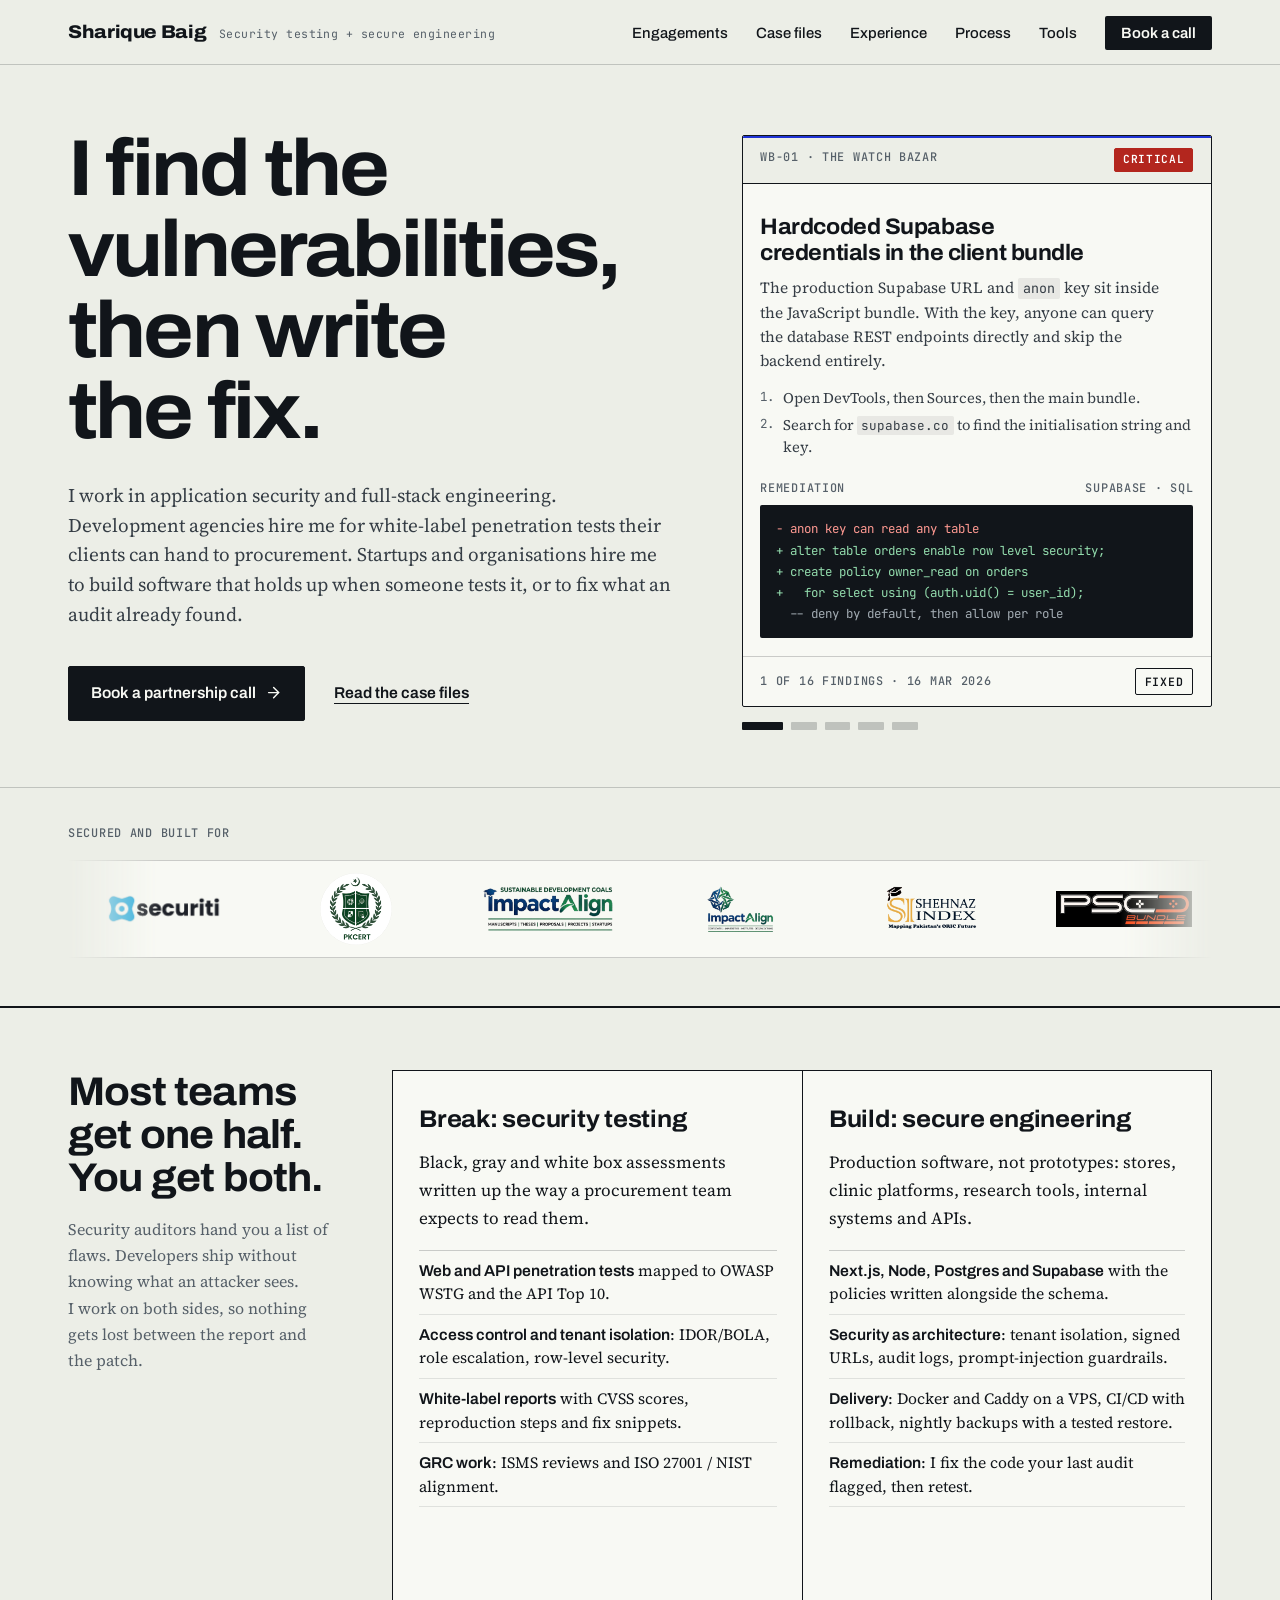
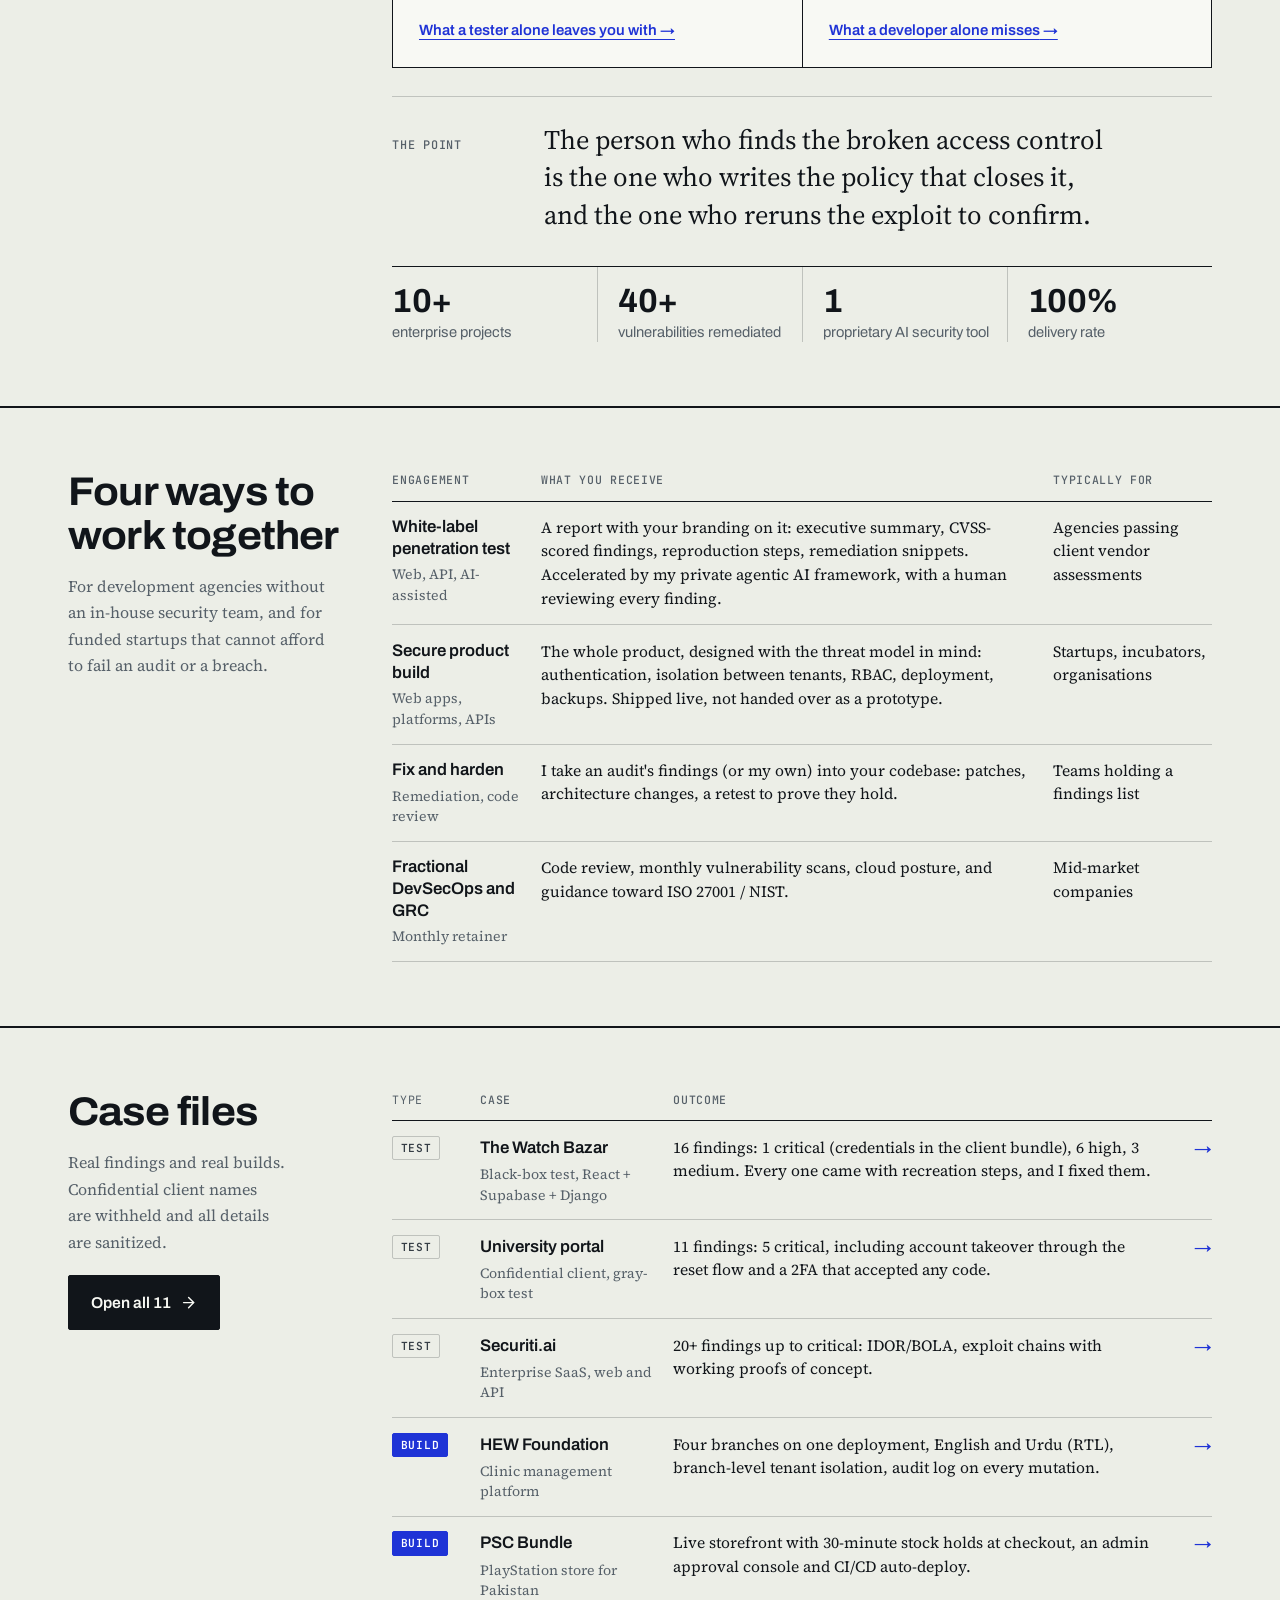
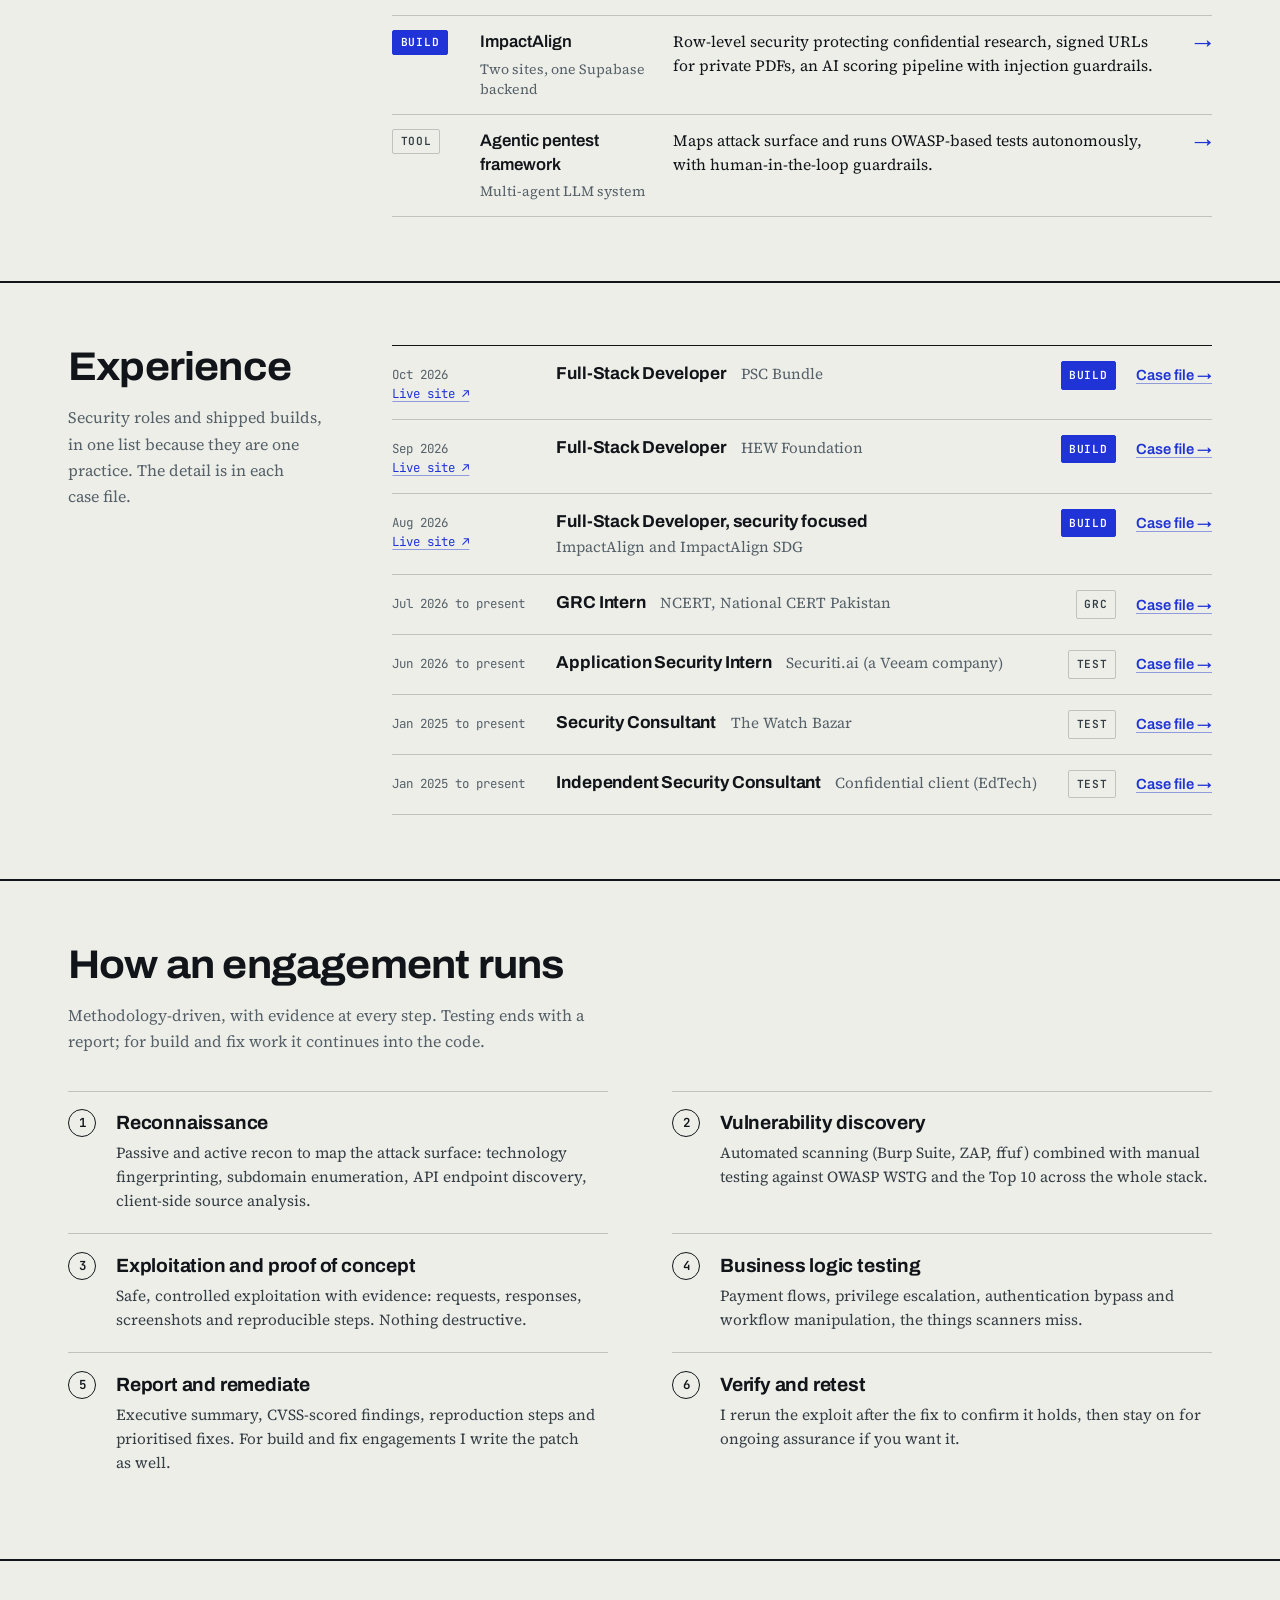
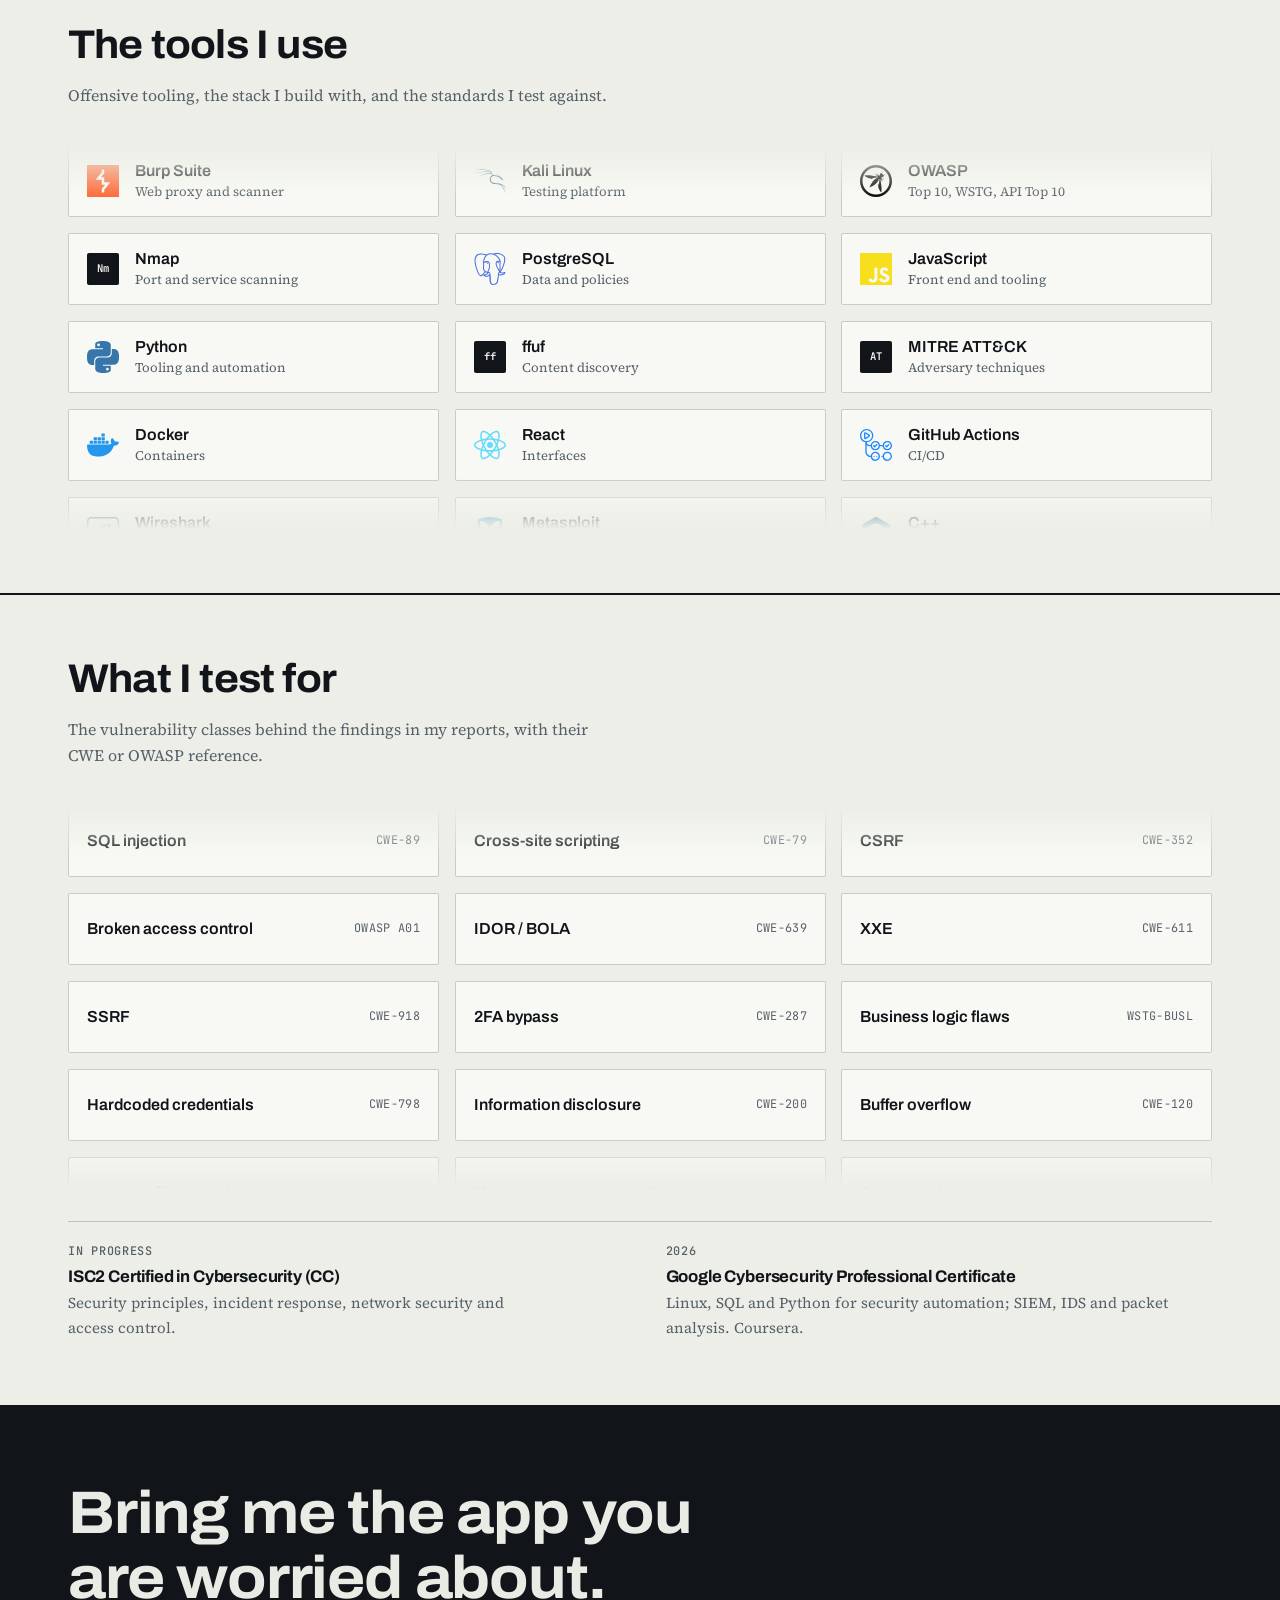
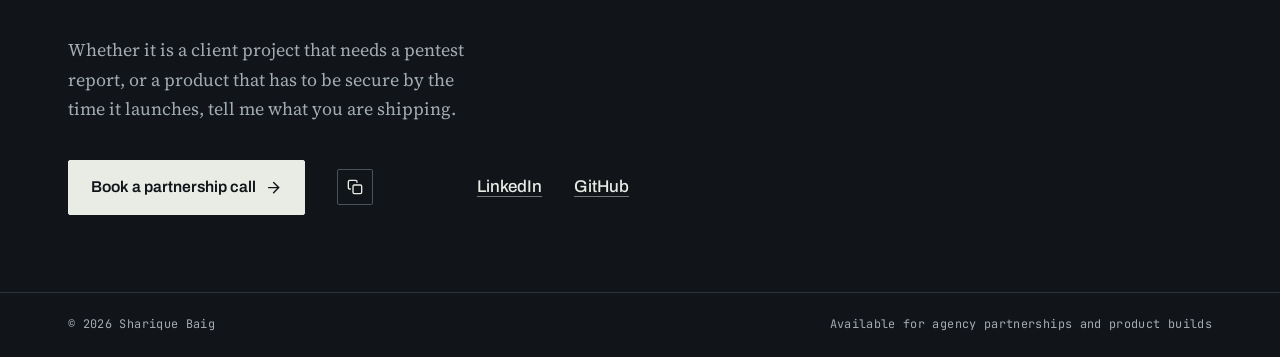
<file: index.html>
<!DOCTYPE html>
<html lang="en">

<head>
  <meta charset="UTF-8">
  <meta name="viewport" content="width=device-width, initial-scale=1, viewport-fit=cover">
  <title>Sharique Baig | Security testing and secure engineering</title>
  <meta name="description"
    content="Sharique Baig works in application security and full-stack engineering. White-label penetration testing for agencies, and secure software built, hardened and fixed for startups and organisations.">
  <meta name="keywords"
    content="penetration testing, white-label pentest, application security, secure software development, DevSecOps, Supabase RLS, Next.js, GRC">

  <link rel="preconnect" href="https://fonts.googleapis.com">
  <link rel="preconnect" href="https://fonts.gstatic.com" crossorigin>
  <link
    href="https://fonts.googleapis.com/css2?family=Archivo:wdth,wght@62..125,400..800&family=JetBrains+Mono:wght@400;500;600&family=Source+Serif+4:opsz,wght@8..60,400..600&display=swap"
    rel="stylesheet">

  <link rel="stylesheet" href="css/style.css">

  <link rel="apple-touch-icon" sizes="180x180" href="favicon_io/apple-touch-icon.png">
  <link rel="icon" type="image/png" sizes="32x32" href="favicon_io/favicon-32x32.png">
  <link rel="icon" type="image/png" sizes="16x16" href="favicon_io/favicon-16x16.png">
  <link rel="manifest" href="favicon_io/site.webmanifest">
  <script>document.documentElement.classList.add('js')</script>
</head>

<body>
  <a class="skip" href="#main">Skip to content</a>

  <header class="site-header" id="navbar">
    <div class="container">
      <a href="index.html" class="brand"><b>Sharique Baig</b><span>Security testing + secure engineering</span></a>

      <button class="nav-toggle" id="navToggle" aria-expanded="false" aria-controls="navLinks">Menu</button>

      <ul class="nav-links" id="navLinks">
        <li><a href="#engagements">Engagements</a></li>
        <li><a href="#casefiles">Case files</a></li>
        <li><a href="#experience">Experience</a></li>
        <li><a href="#process">Process</a></li>
        <li><a href="#toolbox">Tools</a></li>
        <li><a href="https://calendly.com/shariquebaig/new-meeting" target="_blank" rel="noopener" class="nav-cta">Book a call</a></li>
      </ul>
    </div>
  </header>

  <main id="main">

    <!-- Hero -->
    <section class="hero" id="hero">
      <div class="container">
        <div>
          <h1>I find the vulnerabilities, then write the fix.</h1>
          <p class="hero-lede">
            I work in application security and full-stack engineering. Development agencies hire me for white-label penetration tests their clients can hand to procurement.
            Startups and organisations hire me to build software that holds up when someone tests it, or to fix
            what an audit already found.
          </p>
          <div class="hero-actions">
            <a href="https://calendly.com/shariquebaig/new-meeting" target="_blank" rel="noopener" class="btn btn-primary">
              Book a partnership call
              <svg viewBox="0 0 24 24" fill="none" stroke="currentColor" stroke-width="2" stroke-linecap="round" stroke-linejoin="round" aria-hidden="true"><line x1="5" y1="12" x2="19" y2="12"></line><polyline points="12 5 19 12 12 19"></polyline></svg>
            </a>
            <a href="projects.html" class="btn btn-quiet">Read the case files</a>
          </div>
        </div>

        
        <!-- Findings, one fix each -->
        <div class="sheet-wrap">
          <div class="sheet" id="findingSheet" role="region" aria-roledescription="carousel" aria-label="Findings from my reports, each with its fix">
            <div class="sheet-progress" aria-hidden="true"></div>
            <article class="slide is-active" aria-label="Finding 1 of 5">
              <div class="sheet-bar">
                <span class="caps">WB-01 · The Watch Bazar</span>
                <span class="chip crit">Critical</span>
              </div>
              <div class="sheet-body">
                <h2 class="sheet-title">Hardcoded Supabase credentials in the client bundle</h2>
                <p>The production Supabase URL and <code>anon</code> key sit inside the JavaScript bundle. With the key, anyone can query the database REST endpoints directly and skip the backend entirely.</p>
                <ol class="sheet-steps"><li>Open DevTools, then Sources, then the main bundle.</li><li>Search for <code>supabase.co</code> to find the initialisation string and key.</li></ol>
                <div class="sheet-label"><span class="caps">Remediation</span><span class="caps">Supabase · SQL</span></div>
                <div class="diff">
                <span class="del">- anon key can read any table</span>
                <span class="add">+ alter table orders enable row level security;</span>
                <span class="add">+ create policy owner_read on orders</span>
                <span class="add">+   for select using (auth.uid() = user_id);</span>
                <span class="ctx">  -- deny by default, then allow per role</span>
                </div>
              </div>
              <div class="sheet-foot">
                <span class="caps">1 of 16 findings · 16 Mar 2026</span>
                <span class="stamp">Fixed</span>
              </div>
            </article>
            <article class="slide" aria-label="Finding 2 of 5">
              <div class="sheet-bar">
                <span class="caps">WB-15 · The Watch Bazar</span>
                <span class="chip high">High</span>
              </div>
              <div class="sheet-body">
                <h2 class="sheet-title">Seller financial data exposed to every other seller</h2>
                <p>The Product API returns commissions and net profit to any authenticated seller, whoever owns the listing. A competitor can scrape every store's margins.</p>
                <ol class="sheet-steps"><li>Authenticate as Seller A.</li><li>Request Seller B's product ID and read <code>pricing_breakdown</code> in the JSON.</li></ol>
                <div class="sheet-label"><span class="caps">Remediation</span><span class="caps">Django · Python</span></div>
                <div class="diff">
                <span class="del">- fields = [..., "pricing_breakdown"]</span>
                <span class="add">+ def to_representation(self, product):</span>
                <span class="add">+     data = super().to_representation(product)</span>
                <span class="add">+     if self.context["request"].user != product.store.owner:</span>
                <span class="add">+         data.pop("pricing_breakdown", None)</span>
                <span class="add">+     return data</span>
                </div>
              </div>
              <div class="sheet-foot">
                <span class="caps">15 of 16 findings · 16 Mar 2026</span>
                <span class="stamp">Fixed</span>
              </div>
            </article>
            <article class="slide" aria-label="Finding 3 of 5">
              <div class="sheet-bar">
                <span class="caps">Finding 09 · University portal</span>
                <span class="chip crit">Critical</span>
              </div>
              <div class="sheet-body">
                <h2 class="sheet-title">Password reset code can be sent to any email address</h2>
                <p>The reset request takes the destination email from the client request body. Change it and the one-time code goes to the attacker, who can then set the victim's password.</p>
                <ol class="sheet-steps"><li>Start Forgot Password for a target ID and intercept the OTP request.</li><li>Replace the <code>email</code> field with an attacker address and use the code received.</li></ol>
                <div class="sheet-label"><span class="caps">Remediation</span><span class="caps">Node · Express</span></div>
                <div class="diff">
                <span class="del">- sendOtp(req.body.email)</span>
                <span class="add">+ const { email } = await getUser(session.userId)</span>
                <span class="add">+ sendOtp(email)</span>
                <span class="ctx">  // never accept a delivery address from the client</span>
                </div>
              </div>
              <div class="sheet-foot">
                <span class="caps">9 of 11 findings · 10 Jan 2026</span>
                <span class="stamp">Fixed</span>
              </div>
            </article>
            <article class="slide" aria-label="Finding 4 of 5">
              <div class="sheet-bar">
                <span class="caps">WB-04 · The Watch Bazar</span>
                <span class="chip high">High</span>
              </div>
              <div class="sheet-body">
                <h2 class="sheet-title">Login rate limit that lives in the browser</h2>
                <p>Brute-force protection is implemented entirely in <code>localStorage</code>, so a script that ignores the page can attempt unlimited logins.</p>
                <ol class="sheet-steps"><li>Make 5 wrong attempts to trigger the limit.</li><li>Run <code>localStorage.removeItem("auth_login_attempts")</code> and try again.</li></ol>
                <div class="sheet-label"><span class="caps">Remediation</span><span class="caps">Django · Python</span></div>
                <div class="diff">
                <span class="del">- localStorage.setItem("auth_login_attempts", n)</span>
                <span class="add">+ @ratelimit(key="ip", rate="5/m", block=True)</span>
                <span class="add">+ def login(request):</span>
                <span class="add">+     ...</span>
                </div>
              </div>
              <div class="sheet-foot">
                <span class="caps">4 of 16 findings · 16 Mar 2026</span>
                <span class="stamp">Fixed</span>
              </div>
            </article>
            <article class="slide" aria-label="Finding 5 of 5">
              <div class="sheet-bar">
                <span class="caps">WB-11 · The Watch Bazar</span>
                <span class="chip med">Medium</span>
              </div>
              <div class="sheet-body">
                <h2 class="sheet-title">Duplicate orders by changing one character of the key</h2>
                <p>Checkout checks the <code>Idempotency-Key</code> header but never validates the payload against it, so a new key places the same order again.</p>
                <ol class="sheet-steps"><li>Record the key from a checkout and replay it: rejected.</li><li>Change one character of the key and resend: a new order is created.</li></ol>
                <div class="sheet-label"><span class="caps">Remediation</span><span class="caps">Django · Python</span></div>
                <div class="diff">
                <span class="del">- if Order.objects.filter(idempotency_key=key).exists():</span>
                <span class="add">+ digest = sha256(canonical_json(body)).hexdigest()</span>
                <span class="add">+ if Order.objects.filter(body_hash=digest,</span>
                <span class="add">+                         created__gte=window).exists():</span>
                <span class="add">+     return duplicate_response()</span>
                </div>
              </div>
              <div class="sheet-foot">
                <span class="caps">11 of 16 findings · 16 Mar 2026</span>
                <span class="stamp">Fixed</span>
              </div>
            </article>
          </div>
          <div class="sheet-dots" role="group" aria-label="Choose a finding"><button type="button" class="dot" aria-label="Show finding 1" aria-current="true"></button><button type="button" class="dot" aria-label="Show finding 2"></button><button type="button" class="dot" aria-label="Show finding 3"></button><button type="button" class="dot" aria-label="Show finding 4"></button><button type="button" class="dot" aria-label="Show finding 5"></button></div>
        </div>
      </div>
    </section>

    <!-- Worked with -->
    <section class="worked" aria-label="Organisations I have secured and built for">
      <div class="container">
        <span class="caps">Secured and built for</span>
        <div class="logo-marquee"><div class="logo-track">
          <ul class="logo-row">
          <li><img src="assets/securiti_logo.png" alt="Securiti.ai" loading="lazy"></li>
          <li><img src="assets/ncert_logo.png" alt="NCERT, National CERT Pakistan" loading="lazy"></li>
          <li><img src="assets/logo-impactalign-sdg.png" alt="ImpactAlign SDG" loading="lazy"></li>
          <li><img src="assets/logo-impactalign.png" alt="ImpactAlign" loading="lazy"></li>
          <li><img src="assets/shehnaz%20index%20logo.webp" alt="Shehnaz Index" loading="lazy"></li>
          <li class="on-dark"><img src="assets/pscbundle-logo.png" alt="PSC Bundle" loading="lazy"></li>
          <li><img src="assets/hew-foundation-logo.jpeg" alt="HEW Foundation" loading="lazy"></li>
          <li><img src="assets/watch%20bazaar%20logo.svg" alt="The Watch Bazar" loading="lazy"></li>
        </ul>
          <ul class="logo-row" aria-hidden="true">
          <li><img src="assets/securiti_logo.png" alt="" loading="lazy"></li>
          <li><img src="assets/ncert_logo.png" alt="" loading="lazy"></li>
          <li><img src="assets/logo-impactalign-sdg.png" alt="" loading="lazy"></li>
          <li><img src="assets/logo-impactalign.png" alt="" loading="lazy"></li>
          <li><img src="assets/shehnaz%20index%20logo.webp" alt="" loading="lazy"></li>
          <li class="on-dark"><img src="assets/pscbundle-logo.png" alt="" loading="lazy"></li>
          <li><img src="assets/hew-foundation-logo.jpeg" alt="" loading="lazy"></li>
          <li><img src="assets/watch%20bazaar%20logo.svg" alt="" loading="lazy"></li>
        </ul>
        </div></div>
      </div>
    </section>

    <!-- Two halves -->
    <section class="sec" id="about">
      <div class="container">
        <div class="sec-grid">
          <div class="sec-head">
            <h2>Most teams get one half. You get both.</h2>
            <p>Security auditors hand you a list of flaws. Developers ship without knowing what an attacker sees. I work on both sides, so nothing gets lost between the report and the patch.</p>
          </div>

          <div>
            <div class="halves-tabs" role="group" aria-label="Show Break or Build">
              <button type="button" data-tab="break" aria-pressed="true">Break</button>
              <button type="button" data-tab="build" aria-pressed="false">Build</button>
            </div>
            <div class="halves" id="halves">
              <div class="half" data-half="break">
                <div class="half-main">
                <h3>Break: security testing</h3>
                <p>Black, gray and white box assessments written up the way a procurement team expects to read them.</p>
                <ul>
                  <li><b>Web and API penetration tests</b> mapped to OWASP WSTG and the API Top 10.</li>
                  <li><b>Access control and tenant isolation</b>: IDOR/BOLA, role escalation, row-level security.</li>
                  <li><b>White-label reports</b> with CVSS scores, reproduction steps and fix snippets.</li>
                  <li><b>GRC work</b>: ISMS reviews and ISO 27001 / NIST alignment.</li>
                </ul>
                  <button type="button" class="blind-toggle" aria-expanded="false">What a tester alone leaves you with<span aria-hidden="true"> →</span></button>
                </div>
                <div class="blind" aria-hidden="true">
                  <div class="blind-head">
                    <span class="caps">The blind spot</span>
                    <button type="button" class="blind-close" aria-label="Close">Close ✕</button>
                  </div>
                  <h4>Hire only a tester and you get a diagnosis, not a cure.</h4>
                  <ul>
                    <li><span class="miss">Missed</span><p>A 16-finding PDF, and nobody on your team who can write the row-level security policy that closes the first one.</p></li>
                    <li><span class="miss">Missed</span><p>Fix advice like &ldquo;enable RLS&rdquo; with no code. A policy that is slightly wrong still leaks, or locks real customers out.</p></li>
                    <li><span class="miss">Missed</span><p>No retest by someone who knows both the exploit and the patch, so fixes ship unproven.</p></li>
                  </ul>
                  <p class="blind-cover">The build half writes the fix and proves it holds.</p>
                </div>
                <span class="covers" aria-hidden="true">Covers the fix</span>
              </div>
              <div class="half" data-half="build">
                <div class="half-main">
                <h3>Build: secure engineering</h3>
                <p>Production software, not prototypes: stores, clinic platforms, research tools, internal systems and APIs.</p>
                <ul>
                  <li><b>Next.js, Node, Postgres and Supabase</b> with the policies written alongside the schema.</li>
                  <li><b>Security as architecture</b>: tenant isolation, signed URLs, audit logs, prompt-injection guardrails.</li>
                  <li><b>Delivery</b>: Docker and Caddy on a VPS, CI/CD with rollback, nightly backups with a tested restore.</li>
                  <li><b>Remediation</b>: I fix the code your last audit flagged, then retest.</li>
                </ul>
                  <button type="button" class="blind-toggle" aria-expanded="false">What a developer alone misses<span aria-hidden="true"> →</span></button>
                </div>
                <div class="blind" aria-hidden="true">
                  <div class="blind-head">
                    <span class="caps">The blind spot</span>
                    <button type="button" class="blind-close" aria-label="Close">Close ✕</button>
                  </div>
                  <h4>Hire only a developer and it works, until someone tests it.</h4>
                  <ul>
                    <li><span class="miss">Missed</span><p>The Supabase <code>anon</code> key ships in the JavaScript bundle, so anyone can query the database. Every feature still passes QA.</p></li>
                    <li><span class="miss">Missed</span><p>Login throttling lives in <code>localStorage</code>. The page behaves; a script walks straight past it.</p></li>
                    <li><span class="miss">Missed</span><p>The reset code is emailed to whatever address the request says. It works perfectly for honest users.</p></li>
                  </ul>
                  <p class="blind-cover">The break half thinks like the attacker who finds these.</p>
                </div>
                <span class="covers" aria-hidden="true">Covers the attack</span>
              </div>
            </div>

            <div class="bridge">
              <span class="caps">The point</span>
              <p>The person who finds the broken access control is the one who writes the policy that closes it, and the one who reruns the exploit to confirm.</p>
            </div>

            <div class="figures" aria-label="Track record">
              <div><b>10+</b>enterprise projects</div>
              <div><b>40+</b>vulnerabilities remediated</div>
              <div><b>1</b>proprietary AI security tool</div>
              <div><b>100%</b>delivery rate</div>
            </div>
          </div>
        </div>
      </div>
    </section>

    <!-- Engagements -->
    <section class="sec" id="engagements">
      <div class="container">
        <div class="sec-grid">
          <div class="sec-head">
            <h2>Four ways to work together</h2>
            <p>For development agencies without an in-house security team, and for funded startups that cannot afford to fail an audit or a breach.</p>
          </div>

          <div>
            <table class="ledger">
              <thead>
                <tr><th scope="col">Engagement</th><th scope="col">What you receive</th><th scope="col">Typically for</th></tr>
              </thead>
              <tbody>
                <tr>
                  <td>White-label penetration test<small>Web, API, AI-assisted</small></td>
                  <td>A report with your branding on it: executive summary, CVSS-scored findings, reproduction steps, remediation snippets. Accelerated by my private agentic AI framework, with a human reviewing every finding.</td>
                  <td>Agencies passing client vendor assessments</td>
                </tr>
                <tr>
                  <td>Secure product build<small>Web apps, platforms, APIs</small></td>
                  <td>The whole product, designed with the threat model in mind: authentication, isolation between tenants, RBAC, deployment, backups. Shipped live, not handed over as a prototype.</td>
                  <td>Startups, incubators, organisations</td>
                </tr>
                <tr>
                  <td>Fix and harden<small>Remediation, code review</small></td>
                  <td>I take an audit's findings (or my own) into your codebase: patches, architecture changes, a retest to prove they hold.</td>
                  <td>Teams holding a findings list</td>
                </tr>
                <tr>
                  <td>Fractional DevSecOps and GRC<small>Monthly retainer</small></td>
                  <td>Code review, monthly vulnerability scans, cloud posture, and guidance toward ISO 27001 / NIST.</td>
                  <td>Mid-market companies</td>
                </tr>
              </tbody>
            </table>
          </div>
        </div>
      </div>
    </section>

    <!-- Case files -->
    <section class="sec" id="casefiles">
      <div class="container">
        <div class="sec-grid">
          <div class="sec-head">
            <h2>Case files</h2>
            <p>Real findings and real builds. Confidential client names are withheld and all details are sanitized.</p>
            <p style="margin-top: 1.25rem;"><a href="projects.html" class="btn btn-primary">Open all 11 <svg viewBox="0 0 24 24" fill="none" stroke="currentColor" stroke-width="2" stroke-linecap="round" stroke-linejoin="round" aria-hidden="true"><line x1="5" y1="12" x2="19" y2="12"></line><polyline points="12 5 19 12 12 19"></polyline></svg></a></p>
          </div>

          <div>
            <table class="ledger">
              <thead>
                <tr><th scope="col" class="kind">Type</th><th scope="col">Case</th><th scope="col">Outcome</th><th scope="col"><span class="sr-only"></span></th></tr>
              </thead>
              <tbody>
                <tr class="row-link">
                  <td class="kind"><span class="kindtag">Test</span></td>
                  <td><a class="row-a" href="projects.html?tab=case3">The Watch Bazar</a><small>Black-box test, React + Supabase + Django</small></td>
                  <td>16 findings: 1 critical (credentials in the client bundle), 6 high, 3 medium. Every one came with recreation steps, and I fixed them.</td>
                  <td class="go" aria-hidden="true">→</td>
                </tr>
                <tr class="row-link">
                  <td class="kind"><span class="kindtag">Test</span></td>
                  <td><a class="row-a" href="projects.html?tab=case4">University portal</a><small>Confidential client, gray-box test</small></td>
                  <td>11 findings: 5 critical, including account takeover through the reset flow and a 2FA that accepted any code.</td>
                  <td class="go" aria-hidden="true">→</td>
                </tr>
                <tr class="row-link">
                  <td class="kind"><span class="kindtag">Test</span></td>
                  <td><a class="row-a" href="projects.html?tab=case1">Securiti.ai</a><small>Enterprise SaaS, web and API</small></td>
                  <td>20+ findings up to critical: IDOR/BOLA, exploit chains with working proofs of concept.</td>
                  <td class="go" aria-hidden="true">→</td>
                </tr>
                <tr class="row-link">
                  <td class="kind"><span class="kindtag build">Build</span></td>
                  <td><a class="row-a" href="projects.html?tab=case11">HEW Foundation</a><small>Clinic management platform</small></td>
                  <td>Four branches on one deployment, English and Urdu (RTL), branch-level tenant isolation, audit log on every mutation.</td>
                  <td class="go" aria-hidden="true">→</td>
                </tr>
                <tr class="row-link">
                  <td class="kind"><span class="kindtag build">Build</span></td>
                  <td><a class="row-a" href="projects.html?tab=case10">PSC Bundle</a><small>PlayStation store for Pakistan</small></td>
                  <td>Live storefront with 30-minute stock holds at checkout, an admin approval console and CI/CD auto-deploy.</td>
                  <td class="go" aria-hidden="true">→</td>
                </tr>
                <tr class="row-link">
                  <td class="kind"><span class="kindtag build">Build</span></td>
                  <td><a class="row-a" href="projects.html?tab=case9">ImpactAlign</a><small>Two sites, one Supabase backend</small></td>
                  <td>Row-level security protecting confidential research, signed URLs for private PDFs, an AI scoring pipeline with injection guardrails.</td>
                  <td class="go" aria-hidden="true">→</td>
                </tr>
                <tr class="row-link">
                  <td class="kind"><span class="kindtag">Tool</span></td>
                  <td><a class="row-a" href="projects.html?tab=case7">Agentic pentest framework</a><small>Multi-agent LLM system</small></td>
                  <td>Maps attack surface and runs OWASP-based tests autonomously, with human-in-the-loop guardrails.</td>
                  <td class="go" aria-hidden="true">→</td>
                </tr>
              </tbody>
            </table>
            <a class="ledger-more" href="projects.html">See all 11 case files →</a>
          </div>
        </div>
      </div>
    </section>

    <!-- Experience -->
    <section class="sec" id="experience">
      <div class="container">
        <div class="sec-grid">
          <div class="sec-head">
            <h2>Experience</h2>
            <p>Security roles and shipped builds, in one list because they are one practice. The detail is in each case file.</p>
          </div>

          <div>
<div class="xp-row">
              <div class="xp-when">Oct 2026<br><a href="https://pscbundle.com/" target="_blank" rel="noopener">Live site ↗</a></div>
              <div class="xp-role"><h3>Full-Stack Developer</h3><span class="org">PSC Bundle</span></div>
              <div class="xp-meta"><span class="kindtag build">Build</span><a class="xp-link" href="projects.html?tab=case10">Case file →</a></div>
            </div>
            <div class="xp-row">
              <div class="xp-when">Sep 2026<br><a href="https://app.hewfoundation.org.pk/" target="_blank" rel="noopener">Live site ↗</a></div>
              <div class="xp-role"><h3>Full-Stack Developer</h3><span class="org">HEW Foundation</span></div>
              <div class="xp-meta"><span class="kindtag build">Build</span><a class="xp-link" href="projects.html?tab=case11">Case file →</a></div>
            </div>
            <div class="xp-row">
              <div class="xp-when">Aug 2026<br><a href="https://www.impactalign.org/" target="_blank" rel="noopener">Live site ↗</a></div>
              <div class="xp-role"><h3>Full-Stack Developer, security focused</h3><span class="org">ImpactAlign and ImpactAlign SDG</span></div>
              <div class="xp-meta"><span class="kindtag build">Build</span><a class="xp-link" href="projects.html?tab=case9">Case file →</a></div>
            </div>
            <div class="xp-row">
              <div class="xp-when">Jul 2026 to present</div>
              <div class="xp-role"><h3>GRC Intern</h3><span class="org">NCERT, National CERT Pakistan</span></div>
              <div class="xp-meta"><span class="kindtag">GRC</span><a class="xp-link" href="projects.html?tab=case6">Case file →</a></div>
            </div>
            <div class="xp-row">
              <div class="xp-when">Jun 2026 to present</div>
              <div class="xp-role"><h3>Application Security Intern</h3><span class="org">Securiti.ai (a Veeam company)</span></div>
              <div class="xp-meta"><span class="kindtag">Test</span><a class="xp-link" href="projects.html?tab=case1">Case file →</a></div>
            </div>
            <div class="xp-row">
              <div class="xp-when">Jan 2025 to present</div>
              <div class="xp-role"><h3>Security Consultant</h3><span class="org">The Watch Bazar</span></div>
              <div class="xp-meta"><span class="kindtag">Test</span><a class="xp-link" href="projects.html?tab=case3">Case file →</a></div>
            </div>
            <div class="xp-row">
              <div class="xp-when">Jan 2025 to present</div>
              <div class="xp-role"><h3>Independent Security Consultant</h3><span class="org">Confidential client (EdTech)</span></div>
              <div class="xp-meta"><span class="kindtag">Test</span><a class="xp-link" href="projects.html?tab=case4">Case file →</a></div>
            </div>
          </div>
        </div>
      </div>
    </section>

    <!-- Process -->
    <section class="sec" id="process">
      <div class="container sec-full">
        <div class="sec-head">
          <h2>How an engagement runs</h2>
          <p>Methodology-driven, with evidence at every step. Testing ends with a report; for build and fix work it continues into the code.</p>
        </div>
        <ol class="steps">
          <li class="step"><h3>Reconnaissance</h3><div class="step-body"><p>Passive and active recon to map the attack surface: technology fingerprinting, subdomain enumeration, API endpoint discovery, client-side source analysis.</p></div></li>
          <li class="step"><h3>Vulnerability discovery</h3><div class="step-body"><p>Automated scanning (Burp Suite, ZAP, ffuf) combined with manual testing against OWASP WSTG and the Top 10 across the whole stack.</p></div></li>
          <li class="step"><h3>Exploitation and proof of concept</h3><div class="step-body"><p>Safe, controlled exploitation with evidence: requests, responses, screenshots and reproducible steps. Nothing destructive.</p></div></li>
          <li class="step"><h3>Business logic testing</h3><div class="step-body"><p>Payment flows, privilege escalation, authentication bypass and workflow manipulation, the things scanners miss.</p></div></li>
          <li class="step"><h3>Report and remediate</h3><div class="step-body"><p>Executive summary, CVSS-scored findings, reproduction steps and prioritised fixes. For build and fix engagements I write the patch as well.</p></div></li>
          <li class="step"><h3>Verify and retest</h3><div class="step-body"><p>I rerun the exploit after the fix to confirm it holds, then stay on for ongoing assurance if you want it.</p></div></li>
        </ol>
      </div>
    </section>

    <!-- Toolbox -->
    <section class="sec" id="toolbox">
      <div class="container sec-full">
        <div class="sec-head">
          <h2>The tools I use</h2>
          <p>Offensive tooling, the stack I build with, and the standards I test against.</p>
        </div>
        <div class="stream" role="group" aria-label="Tools I use">
          <div class="stream-col up" style="--t:52s">
            <ul>
              <li class="tile"><img src="assets/tools/burpsuite.svg" alt="" width="32" height="32" loading="lazy"><span class="tile-text"><b>Burp Suite</b><small>Web proxy and scanner</small></span></li>
              <li class="tile"><span class="mark" aria-hidden="true">Nm</span><span class="tile-text"><b>Nmap</b><small>Port and service scanning</small></span></li>
              <li class="tile"><img src="assets/tools/python.svg" alt="" width="32" height="32" loading="lazy"><span class="tile-text"><b>Python</b><small>Tooling and automation</small></span></li>
              <li class="tile"><img src="assets/tools/docker.svg" alt="" width="32" height="32" loading="lazy"><span class="tile-text"><b>Docker</b><small>Containers</small></span></li>
              <li class="tile"><img src="assets/tools/wireshark.svg" alt="" width="32" height="32" loading="lazy"><span class="tile-text"><b>Wireshark</b><small>Packet analysis</small></span></li>
              <li class="tile"><img src="assets/tools/supabase.svg" alt="" width="32" height="32" loading="lazy"><span class="tile-text"><b>Supabase</b><small>Postgres, auth, RLS</small></span></li>
              <li class="tile"><span class="mark" aria-hidden="true">Sq</span><span class="tile-text"><b>SQLMap</b><small>SQL injection testing</small></span></li>
              <li class="tile"><img src="assets/tools/nextdotjs.svg" alt="" width="32" height="32" loading="lazy"><span class="tile-text"><b>Next.js</b><small>Full-stack apps</small></span></li>
            </ul>
            <ul aria-hidden="true">
              <li class="tile"><img src="assets/tools/burpsuite.svg" alt="" width="32" height="32" loading="lazy"><span class="tile-text"><b>Burp Suite</b><small>Web proxy and scanner</small></span></li>
              <li class="tile"><span class="mark" aria-hidden="true">Nm</span><span class="tile-text"><b>Nmap</b><small>Port and service scanning</small></span></li>
              <li class="tile"><img src="assets/tools/python.svg" alt="" width="32" height="32" loading="lazy"><span class="tile-text"><b>Python</b><small>Tooling and automation</small></span></li>
              <li class="tile"><img src="assets/tools/docker.svg" alt="" width="32" height="32" loading="lazy"><span class="tile-text"><b>Docker</b><small>Containers</small></span></li>
              <li class="tile"><img src="assets/tools/wireshark.svg" alt="" width="32" height="32" loading="lazy"><span class="tile-text"><b>Wireshark</b><small>Packet analysis</small></span></li>
              <li class="tile"><img src="assets/tools/supabase.svg" alt="" width="32" height="32" loading="lazy"><span class="tile-text"><b>Supabase</b><small>Postgres, auth, RLS</small></span></li>
              <li class="tile"><span class="mark" aria-hidden="true">Sq</span><span class="tile-text"><b>SQLMap</b><small>SQL injection testing</small></span></li>
              <li class="tile"><img src="assets/tools/nextdotjs.svg" alt="" width="32" height="32" loading="lazy"><span class="tile-text"><b>Next.js</b><small>Full-stack apps</small></span></li>
            </ul>
          </div>
          <div class="stream-col down" style="--t:64s">
            <ul>
              <li class="tile"><img src="assets/tools/kalilinux.svg" alt="" width="32" height="32" loading="lazy"><span class="tile-text"><b>Kali Linux</b><small>Testing platform</small></span></li>
              <li class="tile"><img src="assets/tools/postgresql.svg" alt="" width="32" height="32" loading="lazy"><span class="tile-text"><b>PostgreSQL</b><small>Data and policies</small></span></li>
              <li class="tile"><span class="mark" aria-hidden="true">ff</span><span class="tile-text"><b>ffuf</b><small>Content discovery</small></span></li>
              <li class="tile"><img src="assets/tools/react.svg" alt="" width="32" height="32" loading="lazy"><span class="tile-text"><b>React</b><small>Interfaces</small></span></li>
              <li class="tile"><img src="assets/tools/metasploit.svg" alt="" width="32" height="32" loading="lazy"><span class="tile-text"><b>Metasploit</b><small>Exploitation framework</small></span></li>
              <li class="tile"><img src="assets/tools/caddy.svg" alt="" width="32" height="32" loading="lazy"><span class="tile-text"><b>Caddy</b><small>HTTPS and reverse proxy</small></span></li>
              <li class="tile"><span class="mark" aria-hidden="true">ZAP</span><span class="tile-text"><b>OWASP ZAP</b><small>Web app scanner</small></span></li>
              <li class="tile"><img src="assets/tools/nodedotjs.svg" alt="" width="32" height="32" loading="lazy"><span class="tile-text"><b>Node.js</b><small>APIs and services</small></span></li>
            </ul>
            <ul aria-hidden="true">
              <li class="tile"><img src="assets/tools/kalilinux.svg" alt="" width="32" height="32" loading="lazy"><span class="tile-text"><b>Kali Linux</b><small>Testing platform</small></span></li>
              <li class="tile"><img src="assets/tools/postgresql.svg" alt="" width="32" height="32" loading="lazy"><span class="tile-text"><b>PostgreSQL</b><small>Data and policies</small></span></li>
              <li class="tile"><span class="mark" aria-hidden="true">ff</span><span class="tile-text"><b>ffuf</b><small>Content discovery</small></span></li>
              <li class="tile"><img src="assets/tools/react.svg" alt="" width="32" height="32" loading="lazy"><span class="tile-text"><b>React</b><small>Interfaces</small></span></li>
              <li class="tile"><img src="assets/tools/metasploit.svg" alt="" width="32" height="32" loading="lazy"><span class="tile-text"><b>Metasploit</b><small>Exploitation framework</small></span></li>
              <li class="tile"><img src="assets/tools/caddy.svg" alt="" width="32" height="32" loading="lazy"><span class="tile-text"><b>Caddy</b><small>HTTPS and reverse proxy</small></span></li>
              <li class="tile"><span class="mark" aria-hidden="true">ZAP</span><span class="tile-text"><b>OWASP ZAP</b><small>Web app scanner</small></span></li>
              <li class="tile"><img src="assets/tools/nodedotjs.svg" alt="" width="32" height="32" loading="lazy"><span class="tile-text"><b>Node.js</b><small>APIs and services</small></span></li>
            </ul>
          </div>
          <div class="stream-col up" style="--t:46s">
            <ul>
              <li class="tile"><img src="assets/tools/owasp.svg" alt="" width="32" height="32" loading="lazy"><span class="tile-text"><b>OWASP</b><small>Top 10, WSTG, API Top 10</small></span></li>
              <li class="tile"><img src="assets/tools/javascript.svg" alt="" width="32" height="32" loading="lazy"><span class="tile-text"><b>JavaScript</b><small>Front end and tooling</small></span></li>
              <li class="tile"><span class="mark" aria-hidden="true">AT</span><span class="tile-text"><b>MITRE ATT&amp;CK</b><small>Adversary techniques</small></span></li>
              <li class="tile"><img src="assets/tools/githubactions.svg" alt="" width="32" height="32" loading="lazy"><span class="tile-text"><b>GitHub Actions</b><small>CI/CD</small></span></li>
              <li class="tile"><img src="assets/tools/cplusplus.svg" alt="" width="32" height="32" loading="lazy"><span class="tile-text"><b>C++</b><small>Systems work</small></span></li>
              <li class="tile"><img src="assets/tools/anthropic.svg" alt="" width="32" height="32" loading="lazy"><span class="tile-text"><b>Claude</b><small>LLM agents</small></span></li>
              <li class="tile"><img src="assets/tools/googlegemini.svg" alt="" width="32" height="32" loading="lazy"><span class="tile-text"><b>Gemini</b><small>AI features</small></span></li>
              <li class="tile"><span class="mark" aria-hidden="true">SQL</span><span class="tile-text"><b>SQL</b><small>Queries and policies</small></span></li>
            </ul>
            <ul aria-hidden="true">
              <li class="tile"><img src="assets/tools/owasp.svg" alt="" width="32" height="32" loading="lazy"><span class="tile-text"><b>OWASP</b><small>Top 10, WSTG, API Top 10</small></span></li>
              <li class="tile"><img src="assets/tools/javascript.svg" alt="" width="32" height="32" loading="lazy"><span class="tile-text"><b>JavaScript</b><small>Front end and tooling</small></span></li>
              <li class="tile"><span class="mark" aria-hidden="true">AT</span><span class="tile-text"><b>MITRE ATT&amp;CK</b><small>Adversary techniques</small></span></li>
              <li class="tile"><img src="assets/tools/githubactions.svg" alt="" width="32" height="32" loading="lazy"><span class="tile-text"><b>GitHub Actions</b><small>CI/CD</small></span></li>
              <li class="tile"><img src="assets/tools/cplusplus.svg" alt="" width="32" height="32" loading="lazy"><span class="tile-text"><b>C++</b><small>Systems work</small></span></li>
              <li class="tile"><img src="assets/tools/anthropic.svg" alt="" width="32" height="32" loading="lazy"><span class="tile-text"><b>Claude</b><small>LLM agents</small></span></li>
              <li class="tile"><img src="assets/tools/googlegemini.svg" alt="" width="32" height="32" loading="lazy"><span class="tile-text"><b>Gemini</b><small>AI features</small></span></li>
              <li class="tile"><span class="mark" aria-hidden="true">SQL</span><span class="tile-text"><b>SQL</b><small>Queries and policies</small></span></li>
            </ul>
          </div>
        </div>
      </div>
    </section>

    <!-- What I test for -->
    <section class="sec" id="vulnerabilities">
      <div class="container sec-full">
        <div class="sec-head">
          <h2>What I test for</h2>
          <p>The vulnerability classes behind the findings in my reports, with their CWE or OWASP reference.</p>
        </div>
        <div class="stream" role="group" aria-label="Vulnerability classes I test for">
          <div class="stream-col up" style="--t:52s">
            <ul>
              <li class="tile tile-v"><span class="tile-text"><b>SQL injection</b></span><code>CWE-89</code></li>
              <li class="tile tile-v"><span class="tile-text"><b>Broken access control</b></span><code>OWASP A01</code></li>
              <li class="tile tile-v"><span class="tile-text"><b>SSRF</b></span><code>CWE-918</code></li>
              <li class="tile tile-v"><span class="tile-text"><b>Hardcoded credentials</b></span><code>CWE-798</code></li>
              <li class="tile tile-v"><span class="tile-text"><b>Insecure file upload</b></span><code>CWE-434</code></li>
              <li class="tile tile-v"><span class="tile-text"><b>Privilege escalation</b></span><code>CWE-269</code></li>
            </ul>
            <ul aria-hidden="true">
              <li class="tile tile-v"><span class="tile-text"><b>SQL injection</b></span><code>CWE-89</code></li>
              <li class="tile tile-v"><span class="tile-text"><b>Broken access control</b></span><code>OWASP A01</code></li>
              <li class="tile tile-v"><span class="tile-text"><b>SSRF</b></span><code>CWE-918</code></li>
              <li class="tile tile-v"><span class="tile-text"><b>Hardcoded credentials</b></span><code>CWE-798</code></li>
              <li class="tile tile-v"><span class="tile-text"><b>Insecure file upload</b></span><code>CWE-434</code></li>
              <li class="tile tile-v"><span class="tile-text"><b>Privilege escalation</b></span><code>CWE-269</code></li>
            </ul>
          </div>
          <div class="stream-col down" style="--t:64s">
            <ul>
              <li class="tile tile-v"><span class="tile-text"><b>Cross-site scripting</b></span><code>CWE-79</code></li>
              <li class="tile tile-v"><span class="tile-text"><b>IDOR / BOLA</b></span><code>CWE-639</code></li>
              <li class="tile tile-v"><span class="tile-text"><b>2FA bypass</b></span><code>CWE-287</code></li>
              <li class="tile tile-v"><span class="tile-text"><b>Information disclosure</b></span><code>CWE-200</code></li>
              <li class="tile tile-v"><span class="tile-text"><b>Missing row-level security</b></span><code>CWE-862</code></li>
              <li class="tile tile-v"><span class="tile-text"><b>Cleartext transmission</b></span><code>CWE-319</code></li>
            </ul>
            <ul aria-hidden="true">
              <li class="tile tile-v"><span class="tile-text"><b>Cross-site scripting</b></span><code>CWE-79</code></li>
              <li class="tile tile-v"><span class="tile-text"><b>IDOR / BOLA</b></span><code>CWE-639</code></li>
              <li class="tile tile-v"><span class="tile-text"><b>2FA bypass</b></span><code>CWE-287</code></li>
              <li class="tile tile-v"><span class="tile-text"><b>Information disclosure</b></span><code>CWE-200</code></li>
              <li class="tile tile-v"><span class="tile-text"><b>Missing row-level security</b></span><code>CWE-862</code></li>
              <li class="tile tile-v"><span class="tile-text"><b>Cleartext transmission</b></span><code>CWE-319</code></li>
            </ul>
          </div>
          <div class="stream-col up" style="--t:46s">
            <ul>
              <li class="tile tile-v"><span class="tile-text"><b>CSRF</b></span><code>CWE-352</code></li>
              <li class="tile tile-v"><span class="tile-text"><b>XXE</b></span><code>CWE-611</code></li>
              <li class="tile tile-v"><span class="tile-text"><b>Business logic flaws</b></span><code>WSTG-BUSL</code></li>
              <li class="tile tile-v"><span class="tile-text"><b>Buffer overflow</b></span><code>CWE-120</code></li>
              <li class="tile tile-v"><span class="tile-text"><b>Account takeover via reset</b></span><code>CWE-640</code></li>
              <li class="tile tile-v"><span class="tile-text"><b>Rate-limit bypass</b></span><code>CWE-307</code></li>
            </ul>
            <ul aria-hidden="true">
              <li class="tile tile-v"><span class="tile-text"><b>CSRF</b></span><code>CWE-352</code></li>
              <li class="tile tile-v"><span class="tile-text"><b>XXE</b></span><code>CWE-611</code></li>
              <li class="tile tile-v"><span class="tile-text"><b>Business logic flaws</b></span><code>WSTG-BUSL</code></li>
              <li class="tile tile-v"><span class="tile-text"><b>Buffer overflow</b></span><code>CWE-120</code></li>
              <li class="tile tile-v"><span class="tile-text"><b>Account takeover via reset</b></span><code>CWE-640</code></li>
              <li class="tile tile-v"><span class="tile-text"><b>Rate-limit bypass</b></span><code>CWE-307</code></li>
            </ul>
          </div>
        </div>

        <div class="creds">
          <div class="cred">
            <span class="caps">In progress</span>
            <div><h3>ISC2 Certified in Cybersecurity (CC)</h3><p>Security principles, incident response, network security and access control.</p></div>
          </div>
          <div class="cred">
            <span class="caps">2026</span>
            <div><h3>Google Cybersecurity Professional Certificate</h3><p>Linux, SQL and Python for security automation; SIEM, IDS and packet analysis. Coursera.</p></div>
          </div>
        </div>
      </div>
    </section>

    <!-- Contact -->
    <section class="contact" id="contact">
      <div class="container">
        <h2>Bring me the app you are worried about.</h2>
        <p>Whether it is a client project that needs a pentest report, or a product that has to be secure by the time it launches, tell me what you are shipping.</p>

        <div class="contact-actions">
          <a href="https://calendly.com/shariquebaig/new-meeting" target="_blank" rel="noopener" class="btn btn-primary">
            Book a partnership call
            <svg viewBox="0 0 24 24" fill="none" stroke="currentColor" stroke-width="2" stroke-linecap="round" stroke-linejoin="round" aria-hidden="true"><line x1="5" y1="12" x2="19" y2="12"></line><polyline points="12 5 19 12 12 19"></polyline></svg>
          </a>
          <span class="contact-group">
            <button class="contact-copy" id="copyEmail" title="Copy email address" aria-label="Copy email address">
              <svg viewBox="0 0 24 24" fill="none" stroke="currentColor" stroke-width="2" stroke-linecap="round" stroke-linejoin="round" aria-hidden="true"><rect x="9" y="9" width="13" height="13" rx="2" ry="2"></rect><path d="M5 15H4a2 2 0 0 1-2-2V4a2 2 0 0 1 2-2h9a2 2 0 0 1 2 2v1"></path></svg>
            </button>
            <span class="copy-note" id="copyNote" role="status"></span>
          </span>
          <a href="https://linkedin.com/in/shariquebaig" target="_blank" rel="noopener" class="contact-link">LinkedIn</a>
          <a href="https://github.com/ShariqueBaig" target="_blank" rel="noopener" class="contact-link">GitHub</a>
        </div>
      </div>
    </section>
  </main>

  <footer class="footer">
    <div class="container">
      <span>© 2026 Sharique Baig</span>
      <span>Available for agency partnerships and product builds</span>
    </div>
  </footer>

  <script src="js/script.js"></script>
</body>

</html>
</file>
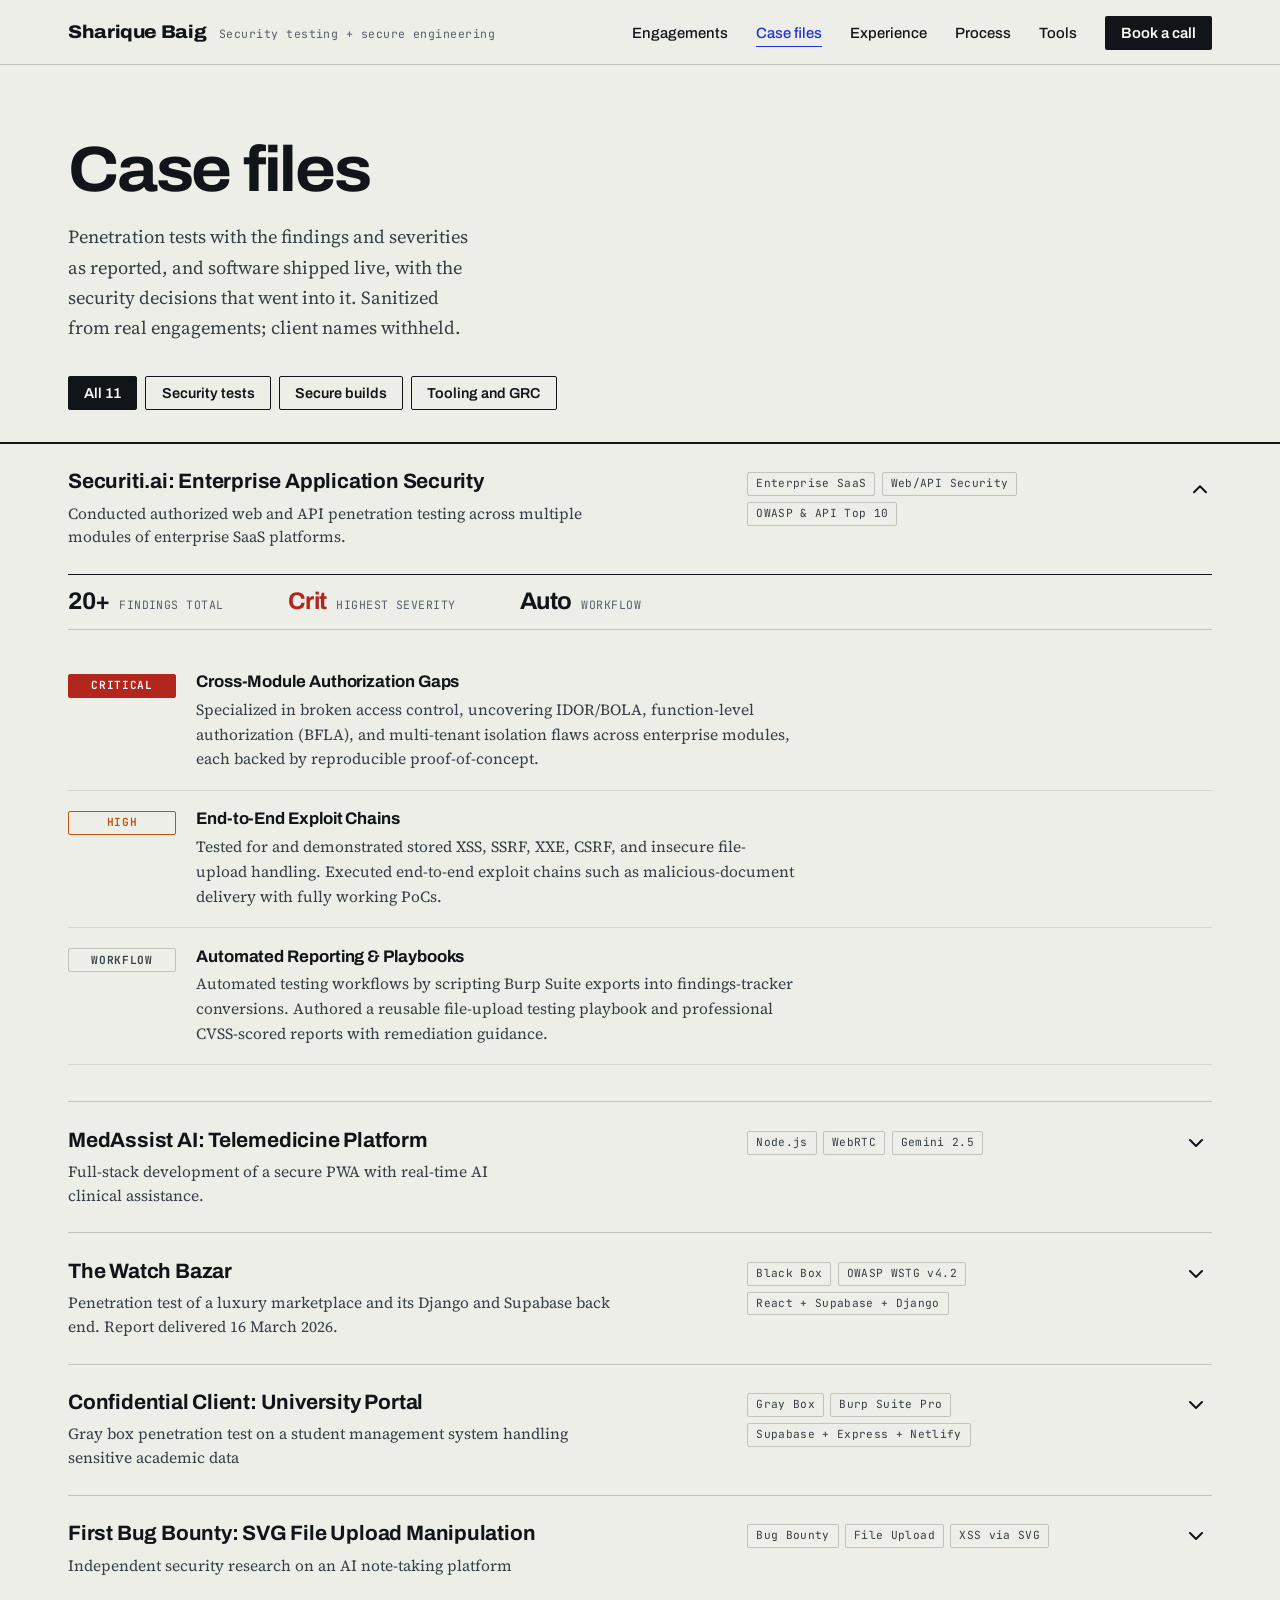
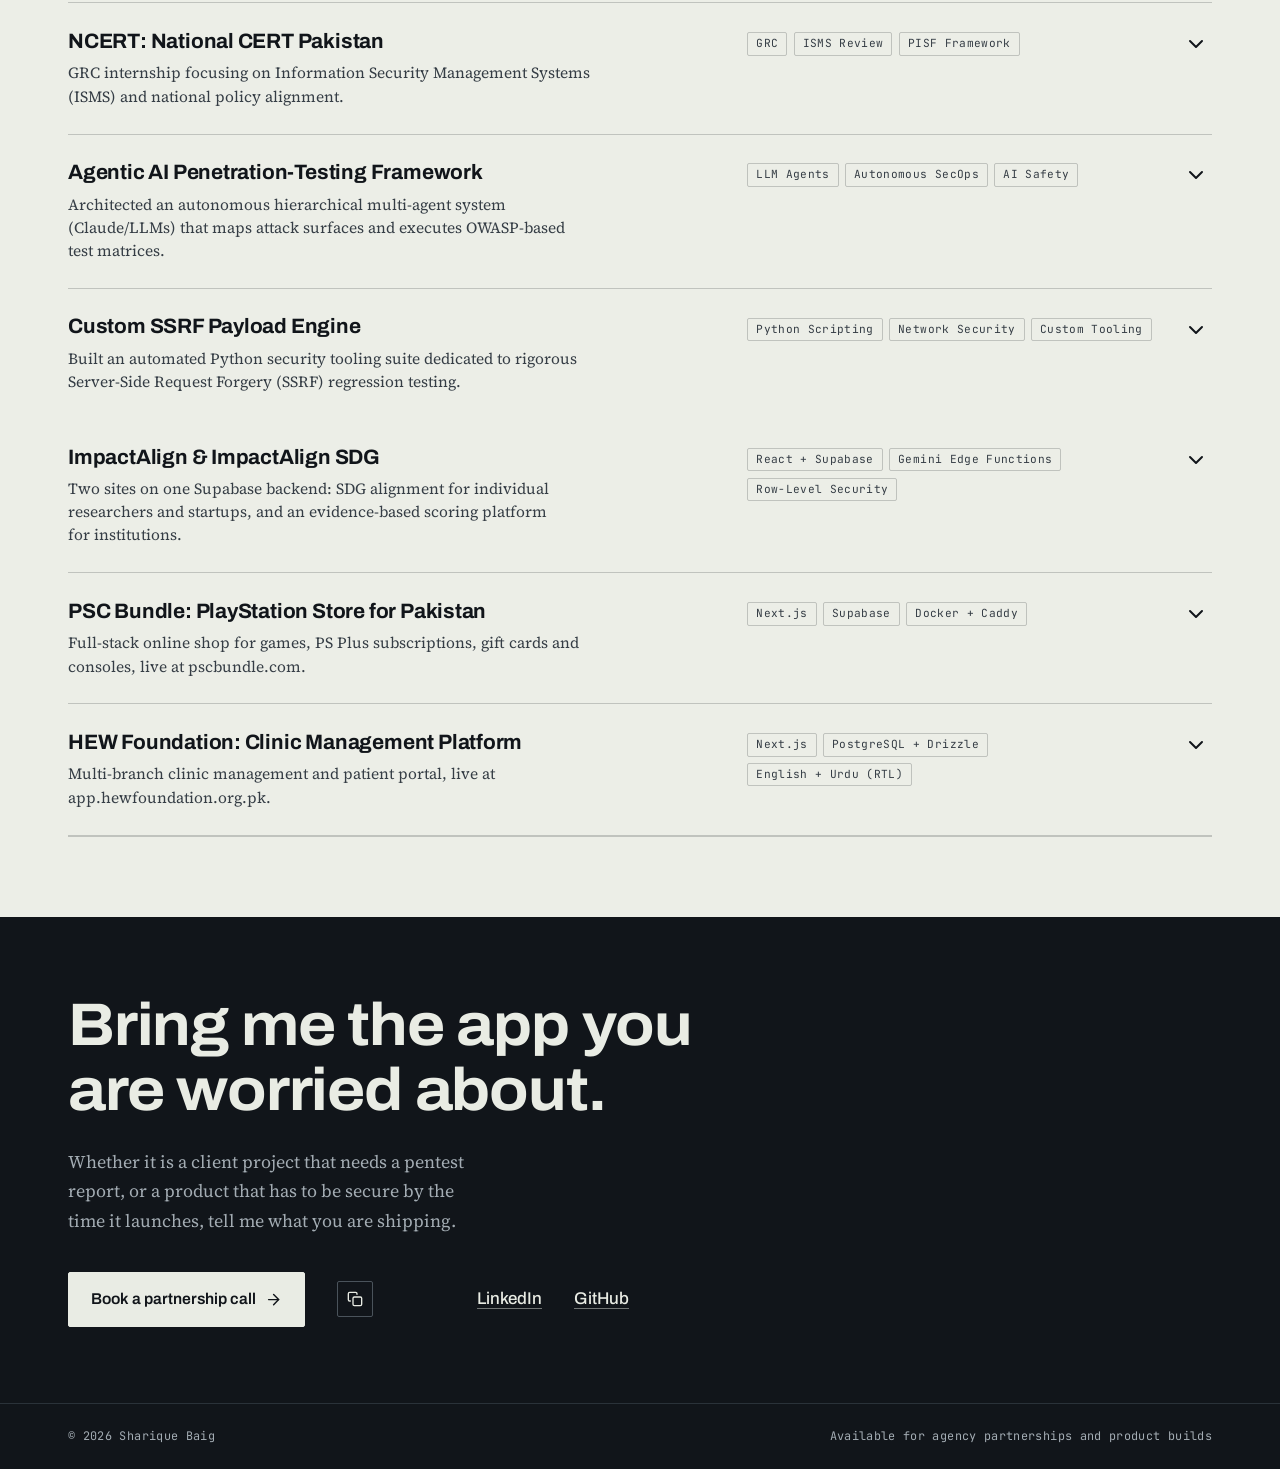
<file: projects.html>
<!DOCTYPE html>
<html lang="en">

<head>
  <meta charset="UTF-8">
  <meta name="viewport" content="width=device-width, initial-scale=1, viewport-fit=cover">
  <title>Case files | Sharique Baig</title>
  <meta name="description" content="Sanitized case files: penetration tests with real findings and severities, and secure software shipped live. By Sharique Baig.">
  <meta name="keywords"
    content="penetration testing, white-label pentest, application security, secure software development, DevSecOps, Supabase RLS, Next.js, GRC">

  <link rel="preconnect" href="https://fonts.googleapis.com">
  <link rel="preconnect" href="https://fonts.gstatic.com" crossorigin>
  <link
    href="https://fonts.googleapis.com/css2?family=Archivo:wdth,wght@62..125,400..800&family=JetBrains+Mono:wght@400;500;600&family=Source+Serif+4:opsz,wght@8..60,400..600&display=swap"
    rel="stylesheet">

  <link rel="stylesheet" href="css/style.css">

  <link rel="apple-touch-icon" sizes="180x180" href="favicon_io/apple-touch-icon.png">
  <link rel="icon" type="image/png" sizes="32x32" href="favicon_io/favicon-32x32.png">
  <link rel="icon" type="image/png" sizes="16x16" href="favicon_io/favicon-16x16.png">
  <link rel="manifest" href="favicon_io/site.webmanifest">
  <script>document.documentElement.classList.add('js')</script>
</head>

<body>
  <a class="skip" href="#main">Skip to content</a>

  <header class="site-header" id="navbar">
    <div class="container">
      <a href="index.html" class="brand"><b>Sharique Baig</b><span>Security testing + secure engineering</span></a>

      <button class="nav-toggle" id="navToggle" aria-expanded="false" aria-controls="navLinks">Menu</button>

      <ul class="nav-links" id="navLinks">
        <li><a href="index.html#engagements">Engagements</a></li>
        <li><a href="projects.html" class="active">Case files</a></li>
        <li><a href="index.html#experience">Experience</a></li>
        <li><a href="index.html#process">Process</a></li>
        <li><a href="index.html#toolbox">Tools</a></li>
        <li><a href="https://calendly.com/shariquebaig/new-meeting" target="_blank" rel="noopener" class="nav-cta">Book a call</a></li>
      </ul>
    </div>
  </header>

  <main id="main">
  <section class="page-head">
    <div class="container">
      <h1>Case files</h1>
      <p>Penetration tests with the findings and severities as reported, and software shipped live, with the security decisions that went into it. Sanitized from real engagements; client names withheld.</p>
      <div class="filters" role="group" aria-label="Filter case files">
        <button class="filter" data-kind="all" aria-pressed="true">All 11</button>
        <button class="filter" data-kind="test" aria-pressed="false">Security tests</button>
        <button class="filter" data-kind="build" aria-pressed="false">Secure builds</button>
        <button class="filter" data-kind="tool" aria-pressed="false">Tooling and GRC</button>
      </div>
    </div>
  </section>

  <section id="casestudies" aria-labelledby="cases-h">
    <div class="container">
      <h2 class="sr-only" id="cases-h">All case files</h2>
      <div class="case-panel active" id="case1" data-kind="test">
        <div class="case-header accordion-toggle">
          <div>
            <h3>Securiti.ai: Enterprise Application Security</h3>
            <p>Conducted authorized web and API penetration testing across multiple modules of enterprise SaaS platforms.</p>
          </div>
          <div class="case-meta">
            <span class="case-meta-tag">Enterprise SaaS</span>
            <span class="case-meta-tag">Web/API Security</span>
            <span class="case-meta-tag">OWASP & API Top 10</span>
          </div>
                  <div class="accordion-icon"><svg width="24" height="24" viewBox="0 0 24 24" fill="none" stroke="currentColor" stroke-width="2" stroke-linecap="round" stroke-linejoin="round"><polyline points="6 9 12 15 18 9"></polyline></svg></div>
        </div>
        <div class="case-content">
        <div class="case-stats">
          <div class="case-stat">
            <div class="case-stat-num">20+</div>
            <div class="case-stat-label">Findings Total</div>
          </div>
          <div class="case-stat">
            <div class="case-stat-num" style="color: var(--severity-critical)">Crit</div>
            <div class="case-stat-label">Highest Severity</div>
          </div>
          <div class="case-stat">
            <div class="case-stat-num">Auto</div>
            <div class="case-stat-label">Workflow</div>
          </div>
        </div>

        <div class="findings-list">
          <div class="finding-item">
            <span class="severity-badge severity-critical">Critical</span>
            <div class="finding-text">
              <h4>Cross-Module Authorization Gaps</h4>
              <p>Specialized in broken access control, uncovering IDOR/BOLA, function-level authorization (BFLA), and multi-tenant isolation flaws across enterprise modules, each backed by reproducible proof-of-concept.</p>
            </div>
          </div>
          <div class="finding-item">
            <span class="severity-badge severity-high">High</span>
            <div class="finding-text">
              <h4>End-to-End Exploit Chains</h4>
              <p>Tested for and demonstrated stored XSS, SSRF, XXE, CSRF, and insecure file-upload handling. Executed end-to-end exploit chains such as malicious-document delivery with fully working PoCs.</p>
            </div>
          </div>
          <div class="finding-item">
            <span class="severity-badge tag">Workflow</span>
            <div class="finding-text">
              <h4>Automated Reporting & Playbooks</h4>
              <p>Automated testing workflows by scripting Burp Suite exports into findings-tracker conversions. Authored a reusable file-upload testing playbook and professional CVSS-scored reports with remediation guidance.</p>
            </div>
          </div>
        </div>
        </div>
      </div>

      <!-- Case Study 2: MedAssist AI Platform -->
      <div class="case-panel" id="case2" data-kind="build">
        <div class="case-header accordion-toggle">
          <div>
            <h3>MedAssist AI: Telemedicine Platform</h3>
            <p>Full-stack development of a secure PWA with real-time AI clinical assistance.</p>
          </div>
          <div class="case-meta">
            <span class="case-meta-tag">Node.js</span>
            <span class="case-meta-tag">WebRTC</span>
            <span class="case-meta-tag">Gemini 2.5</span>
          </div>
                  <div class="accordion-icon"><svg width="24" height="24" viewBox="0 0 24 24" fill="none" stroke="currentColor" stroke-width="2" stroke-linecap="round" stroke-linejoin="round"><polyline points="6 9 12 15 18 9"></polyline></svg></div>
        </div>
        <div class="case-content">
        <div class="case-stats">
          <div class="case-stat">
            <div class="case-stat-num">1</div>
            <div class="case-stat-label">PWA Built</div>
          </div>
          <div class="case-stat">
            <div class="case-stat-num">Live</div>
            <div class="case-stat-label">AI Triage</div>
          </div>
          <div class="case-stat">
            <div class="case-stat-num">µ</div>
            <div class="case-stat-label">Microservices</div>
          </div>
        </div>

        <div class="findings-list">
          <div class="finding-item">
            <span class="severity-badge tag">Feature</span>
            <div class="finding-text">
              <h4>Real-Time AI Clinical Copilot</h4>
              <p>Integrated Gemini 2.5 Flash-Lite for AI-driven symptom triage and built a live copilot that provides differential diagnosis hints during real-time consultations.</p>
            </div>
          </div>
          <div class="finding-item">
            <span class="severity-badge tag">Feature</span>
            <div class="finding-text">
              <h4>Secure WebRTC Video & Audio</h4>
              <p>Engineered low-latency, secure video calling with Socket.io, including real-time speech-to-text transcription for automated doctor notes.</p>
            </div>
          </div>
          <div class="finding-item">
            <span class="severity-badge tag">Architecture</span>
            <div class="finding-text">
              <h4>Dockerized Microservices</h4>
              <p>Deployed the entire infrastructure using Docker containers, ensuring scalable production environments and offline-first mobile performance.</p>
            </div>
          </div>
        </div>
        </div>
      </div>

      <!-- Case Study 3: Luxury E-Commerce -->
      <div class="case-panel" id="case3" data-kind="test">
        <div class="case-header accordion-toggle">
          <div>
            <h3>The Watch Bazar</h3>
            <p>Penetration test of a luxury marketplace and its Django and Supabase back end. Report delivered 16 March 2026.</p>
          </div>
          <div class="case-meta">
            <span class="case-meta-tag">Black Box</span>
            <span class="case-meta-tag">OWASP WSTG v4.2</span>
            <span class="case-meta-tag">React + Supabase + Django</span>
          </div>
          <div class="accordion-icon"><svg width="24" height="24" viewBox="0 0 24 24" fill="none" stroke="currentColor" stroke-width="2" stroke-linecap="round" stroke-linejoin="round"><polyline points="6 9 12 15 18 9"></polyline></svg></div>
        </div>
        <div class="case-content">
          <div class="case-stats">
            <div class="case-stat"><div class="case-stat-num">16</div><div class="case-stat-label">Findings Total</div></div>
            <div class="case-stat"><div class="case-stat-num" style="color: var(--severity-critical)">1</div><div class="case-stat-label">Critical</div></div>
            <div class="case-stat"><div class="case-stat-num" style="color: var(--severity-high)">6</div><div class="case-stat-label">High</div></div>
            <div class="case-stat"><div class="case-stat-num" style="color: var(--severity-medium)">3</div><div class="case-stat-label">Medium</div></div>
            <div class="case-stat"><div class="case-stat-num">6</div><div class="case-stat-label">Low / Info</div></div>
          </div>
          <div class="findings-list">
          <div class="finding-item">
            <span class="severity-badge severity-critical">Critical</span>
            <div class="finding-text">
              <h4>WB-01 · Hardcoded Supabase credentials in the client bundle</h4>
              <p>The production Supabase URL and <code>anon</code> key sit inside the Vite JavaScript bundle. With the key, anyone can query the PostgreSQL REST endpoints directly and bypass the Django backend. <strong>Fix:</strong> move database access server-side, or enforce strict Row Level Security on every table.</p>
            </div>
          </div>
          <div class="finding-item">
            <span class="severity-badge severity-high">High</span>
            <div class="finding-text">
              <h4>WB-13 · No row-level security on SELECT for several tables</h4>
              <p>Unauthenticated users could dump tables such as <code>brands</code> through the REST API, and storage assets still pointed at an older staging project. <strong>Fix:</strong> enable RLS on all tables and migrate assets to the production project.</p>
            </div>
          </div>
          <div class="finding-item">
            <span class="severity-badge severity-high">High</span>
            <div class="finding-text">
              <h4>WB-15 · IDOR exposing seller financial data</h4>
              <p>The Product API returned commissions and net profit (<code>pricing_breakdown</code>) to any authenticated seller, whoever owned the listing. <strong>Fix:</strong> a serializer that includes the field only for the listing owner.</p>
            </div>
          </div>
          <div class="finding-item">
            <span class="severity-badge severity-high">High</span>
            <div class="finding-text">
              <h4>WB-10 · Broken account creation (authentication DoS)</h4>
              <p>When the confirmation email failed, the backend rolled back the new account, which blocked every new sign-up. <strong>Fix:</strong> repair the email provider config and handle the failure without deleting the account.</p>
            </div>
          </div>
          <div class="finding-item">
            <span class="severity-badge severity-high">High</span>
            <div class="finding-text">
              <h4>WB-04 · Client-side rate limiting, trivially bypassed</h4>
              <p>Login throttling lived in <code>localStorage</code>; removing one key reset it. <strong>Fix:</strong> server-side rate limiting on the Django backend.</p>
            </div>
          </div>
          <div class="finding-item">
            <span class="severity-badge severity-high">High</span>
            <div class="finding-text">
              <h4>WB-02 and WB-05 · API route map and admin endpoints disclosed</h4>
              <p>The JavaScript bundle listed every <code>/api/v1/</code> route, the full role hierarchy and the admin endpoints, handing an attacker the map for IDOR and privilege-escalation testing. <strong>Fix:</strong> code-split admin routes and enforce server-side authorization on all of them.</p>
            </div>
          </div>
          <div class="finding-item">
            <span class="severity-badge severity-medium">Medium</span>
            <div class="finding-text">
              <h4>WB-14 · IDOR on order tracking</h4>
              <p>Any authenticated seller could view the status and store ownership of any order by changing the order number. <strong>Fix:</strong> check that the requester owns the order or its store.</p>
            </div>
          </div>
          <div class="finding-item">
            <span class="severity-badge severity-medium">Medium</span>
            <div class="finding-text">
              <h4>WB-11 · Weak idempotency on checkout</h4>
              <p>Replaying a request was rejected, but changing one character of the <code>Idempotency-Key</code> created a duplicate order, because the payload was never hashed. <strong>Fix:</strong> store a hash of the canonical request body alongside the key.</p>
            </div>
          </div>
          <div class="finding-item">
            <span class="severity-badge severity-medium">Medium</span>
            <div class="finding-text">
              <h4>WB-06 · Session token storage key disclosed</h4>
              <p>The <code>localStorage</code> key holding auth tokens was visible in client code, making token theft simple if XSS is found. <strong>Fix:</strong> HttpOnly cookies.</p>
            </div>
          </div>
          <div class="finding-item">
            <span class="severity-badge severity-low">Low / Info</span>
            <div class="finding-text">
              <h4>Six lower-severity and positive observations</h4>
              <p>Public DRF browsable login (WB-12), client fingerprint header (WB-07), file-type validation gap on uploads (WB-16) and ghost 200 responses (WB-09). Also recorded as good practice: the OAuth flow had moved to PKCE (WB-03, fixed) and <code>robots.txt</code> was hardened (WB-08).</p>
            </div>
          </div>
          </div>
        </div>
      </div>

      <div class="case-panel" id="case4" data-kind="test">
        <div class="case-header accordion-toggle">
          <div>
            <h3>Confidential Client: University Portal</h3>
            <p>Gray box penetration test on a student management system handling sensitive academic data</p>
          </div>
          <div class="case-meta">
            <span class="case-meta-tag">Gray Box</span>
            <span class="case-meta-tag">Burp Suite Pro</span>
            <span class="case-meta-tag">Supabase + Express + Netlify</span>
          </div>
                  <div class="accordion-icon"><svg width="24" height="24" viewBox="0 0 24 24" fill="none" stroke="currentColor" stroke-width="2" stroke-linecap="round" stroke-linejoin="round"><polyline points="6 9 12 15 18 9"></polyline></svg></div>
        </div>
        <div class="case-content">
        <div class="case-stats">
          <div class="case-stat">
            <div class="case-stat-num">11</div>
            <div class="case-stat-label">Findings Total</div>
          </div>
          <div class="case-stat">
            <div class="case-stat-num" style="color: var(--severity-critical)">5</div>
            <div class="case-stat-label">Critical</div>
          </div>
          <div class="case-stat">
            <div class="case-stat-num" style="color: var(--severity-high)">2</div>
            <div class="case-stat-label">High</div>
          </div>
          <div class="case-stat">
            <div class="case-stat-num" style="color: var(--severity-low)">4</div>
            <div class="case-stat-label">Low / Info</div>
          </div>
        </div>

        <div class="findings-list">
          <div class="finding-item">
            <span class="severity-badge severity-critical">Critical</span>
            <div class="finding-text">
              <h4>SQL Injection in the Login Endpoint</h4>
              <p>The login endpoint concatenates the ID parameter into a SQL query. A single quote breaks the query and a trailing comment restores it, confirming injection. A WAF blocked automated extraction, but the unparameterized query is still the root cause. <strong>Fix:</strong> prepared statements and numeric-only ID validation.</p>
            </div>
          </div>
          <div class="finding-item">
            <span class="severity-badge severity-critical">Critical</span>
            <div class="finding-text">
              <h4>2FA Bypass: Client-Side Email Manipulation</h4>
              <p>Two-factor authentication OTP sent to email address from client request body instead of server session.
                Attacker can redirect OTP to their own email for full account takeover.</p>
            </div>
          </div>
          <div class="finding-item">
            <span class="severity-badge severity-critical">Critical</span>
            <div class="finding-text">
              <h4>2FA Completely Non-Functional</h4>
              <p>Session upgraded to "fully authenticated" immediately after first-factor login. Any arbitrary code
                accepted. Direct URL navigation bypasses 2FA entirely, providing zero security value.</p>
            </div>
          </div>
          <div class="finding-item">
            <span class="severity-badge severity-critical">Critical</span>
            <div class="finding-text">
              <h4>Account Takeover via Password Reset</h4>
              <p>Password reset OTP can be redirected to attacker-controlled email by modifying the request body. Total
                account takeover of any user.</p>
            </div>
          </div>
          <div class="finding-item">
            <span class="severity-badge severity-critical">Critical</span>
            <div class="finding-text">
              <h4>Inconsistent SSL/TLS Enforcement</h4>
              <p>Password reset functionality downgrades to plaintext HTTP. Credentials transmitted in cleartext,
                enabling network-based interception.</p>
            </div>
          </div>
          <div class="finding-item">
            <span class="severity-badge severity-high">High</span>
            <div class="finding-text">
              <h4>Privilege Escalation via Parameter Pollution</h4>
              <p>Appending <code>?role=admin</code> to API requests returns admin-level data. URL params override
                session data, exposing administrative functionality to low-privilege users.</p>
            </div>
          </div>
          <div class="finding-item">
            <span class="severity-badge severity-high">High</span>
            <div class="finding-text">
              <h4>Unchanged Passwords Post-Compromise</h4>
              <p>After a previous security incident, all user passwords remained unchanged for 3+ months. Any stolen
                credentials from the prior attack remain valid.</p>
            </div>
          </div>
        </div>
        </div>
      </div>

      <!-- Case Study 5: Bug Bounty -->
      <div class="case-panel" id="case5" data-kind="test">
        <div class="case-header accordion-toggle">
          <div>
            <h3>First Bug Bounty: SVG File Upload Manipulation</h3>
            <p>Independent security research on an AI note-taking platform</p>
          </div>
          <div class="case-meta">
            <span class="case-meta-tag">Bug Bounty</span>
            <span class="case-meta-tag">File Upload</span>
            <span class="case-meta-tag">XSS via SVG</span>
          </div>
                  <div class="accordion-icon"><svg width="24" height="24" viewBox="0 0 24 24" fill="none" stroke="currentColor" stroke-width="2" stroke-linecap="round" stroke-linejoin="round"><polyline points="6 9 12 15 18 9"></polyline></svg></div>
        </div>
        <div class="case-content">
        <div class="case-stats">
          <div class="case-stat">
            <div class="case-stat-num">1</div>
            <div class="case-stat-label">Vulnerability Found</div>
          </div>
          <div class="case-stat">
            <div class="case-stat-num" style="color: var(--severity-medium)">Med</div>
            <div class="case-stat-label">Severity</div>
          </div>
          <div class="case-stat">
            <div class="case-stat-num">✓</div>
            <div class="case-stat-label">Fixed by Vendor</div>
          </div>
        </div>

        <div class="findings-list">
          <div class="finding-item">
            <span class="severity-badge severity-medium">Medium</span>
            <div class="finding-text">
              <h4>Unsanitized SVG File Upload in Avatar Feature</h4>
              <p>Discovered that the platform's avatar upload accepted SVG files without sanitizing their contents. SVG
                files can embed JavaScript and HTML, enabling potential Stored XSS. While the impact was limited in
                this case (avatars weren't publicly displayed to other users), the lack of server-side validation
                represented a significant security gap. The vulnerability was subsequently patched by the vendor.</p>
            </div>
          </div>
        </div>
        </div>
      </div>

      <!-- Case Study 6: NCERT -->
      <div class="case-panel" id="case6" data-kind="tool">
        <div class="case-header accordion-toggle">
          <div>
            <h3>NCERT: National CERT Pakistan</h3>
            <p>GRC internship focusing on Information Security Management Systems (ISMS) and national policy alignment.</p>
          </div>
          <div class="case-meta">
            <span class="case-meta-tag">GRC</span>
            <span class="case-meta-tag">ISMS Review</span>
            <span class="case-meta-tag">PISF Framework</span>
          </div>
                  <div class="accordion-icon"><svg width="24" height="24" viewBox="0 0 24 24" fill="none" stroke="currentColor" stroke-width="2" stroke-linecap="round" stroke-linejoin="round"><polyline points="6 9 12 15 18 9"></polyline></svg></div>
        </div>
        <div class="case-content">
        <div class="case-stats">
          <div class="case-stat">
            <div class="case-stat-num">National</div>
            <div class="case-stat-label">Impact Scale</div>
          </div>
          <div class="case-stat">
            <div class="case-stat-num">100%</div>
            <div class="case-stat-label">Compliance Alignment</div>
          </div>
          <div class="case-stat">
            <div class="case-stat-num">ISMS</div>
            <div class="case-stat-label">Core Focus</div>
          </div>
        </div>

        <div class="findings-list">
          <div class="finding-item">
            <span class="severity-badge tag">Policy</span>
            <div class="finding-text">
              <h4>National Policy Alignment via PISF</h4>
              <p>Aligned national cybersecurity policies with enterprise risk standards by utilizing the Pakistan Information Security Framework (PISF), ensuring robust regulatory compliance across critical infrastructure.</p>
            </div>
          </div>
          <div class="finding-item">
            <span class="severity-badge tag">Audit</span>
            <div class="finding-text">
              <h4>Comprehensive ISMS Reviews</h4>
              <p>Drove Governance, Risk, and Compliance (GRC) initiatives by conducting thorough reviews of Information Security Management Systems, identifying procedural gaps and recommending actionable improvements.</p>
            </div>
          </div>
        </div>
        </div>
      </div>

      <!-- Case Study 7: Agentic AI Pentester -->
      <div class="case-panel" id="case7" data-kind="tool">
        <div class="case-header accordion-toggle">
          <div>
            <h3>Agentic AI Penetration-Testing Framework</h3>
            <p>Architected an autonomous hierarchical multi-agent system (Claude/LLMs) that maps attack surfaces and executes OWASP-based test matrices.</p>
          </div>
          <div class="case-meta">
            <span class="case-meta-tag">LLM Agents</span>
            <span class="case-meta-tag">Autonomous SecOps</span>
            <span class="case-meta-tag">AI Safety</span>
          </div>
                  <div class="accordion-icon"><svg width="24" height="24" viewBox="0 0 24 24" fill="none" stroke="currentColor" stroke-width="2" stroke-linecap="round" stroke-linejoin="round"><polyline points="6 9 12 15 18 9"></polyline></svg></div>
        </div>
        <div class="case-content">
        <div class="case-stats">
          <div class="case-stat">
            <div class="case-stat-num">AI</div>
            <div class="case-stat-label">System Type</div>
          </div>
          <div class="case-stat">
            <div class="case-stat-num">100%</div>
            <div class="case-stat-label">Methodology Fit</div>
          </div>
          <div class="case-stat">
            <div class="case-stat-num">HITL</div>
            <div class="case-stat-label">Guardrails</div>
          </div>
        </div>

        <div class="findings-list">
          <div class="finding-item">
            <span class="severity-badge tag">Architecture</span>
            <div class="finding-text">
              <h4>Hierarchical Multi-Agent Orchestration</h4>
              <p>Designed an orchestrator that routes tasks to specialized sub-agents to perform cross-module attack-chain reasoning. This surfaced complex authorization flaws that single-scope automated scanning tools consistently missed.</p>
            </div>
          </div>
          <div class="finding-item">
            <span class="severity-badge tag">Memory</span>
            <div class="finding-text">
              <h4>Self-Improving Knowledge Base</h4>
              <p>Engineered a persistent memory module featuring per-endpoint and data-model changelogs, ensuring the AI agents accumulate context and systematically improve attack coverage across sequential runs.</p>
            </div>
          </div>
          <div class="finding-item">
            <span class="severity-badge tag">Safety</span>
            <div class="finding-text">
              <h4>Strict Autonomous Guardrails</h4>
              <p>Built comprehensive safety controls into the pipeline, including tiered permission levels, mandatory Human-in-the-Loop (HITL) approvals for destructive actions, and automated pre-execution verification hooks.</p>
            </div>
          </div>
        </div>
        </div>
      </div>

      <!-- Case Study 8: SSRF Automation Tooling -->
      <div class="case-panel" id="case8" data-kind="tool">
        <div class="case-header accordion-toggle">
          <div>
            <h3>Custom SSRF Payload Engine</h3>
            <p>Built an automated Python security tooling suite dedicated to rigorous Server-Side Request Forgery (SSRF) regression testing.</p>
          </div>
          <div class="case-meta">
            <span class="case-meta-tag">Python Scripting</span>
            <span class="case-meta-tag">Network Security</span>
            <span class="case-meta-tag">Custom Tooling</span>
          </div>
                  <div class="accordion-icon"><svg width="24" height="24" viewBox="0 0 24 24" fill="none" stroke="currentColor" stroke-width="2" stroke-linecap="round" stroke-linejoin="round"><polyline points="6 9 12 15 18 9"></polyline></svg></div>
        </div>
        <div class="case-content">
        <div class="case-stats">
          <div class="case-stat">
            <div class="case-stat-num">70+</div>
            <div class="case-stat-label">Bypass Vectors</div>
          </div>
          <div class="case-stat">
            <div class="case-stat-num" style="color: var(--severity-high)">12</div>
            <div class="case-stat-label">Evasion Classes</div>
          </div>
          <div class="case-stat">
            <div class="case-stat-num">Live</div>
            <div class="case-stat-label">Dashboard</div>
          </div>
        </div>

        <div class="findings-list">
          <div class="finding-item">
            <span class="severity-badge tag">Tooling</span>
            <div class="finding-text">
              <h4>Comprehensive Evasion Capability</h4>
              <p>Engineered a dynamic payload generation engine capable of 70+ specific bypass techniques across 12 distinct evasion classes, including DNS rebinding, cloud-metadata exfiltration, and protocol confusion attacks.</p>
            </div>
          </div>
          <div class="finding-item">
            <span class="severity-badge tag">Workflow</span>
            <div class="finding-text">
              <h4>Live Results & Tracking Dashboard</h4>
              <p>Coupled the payload engine with a live results dashboard for immediate feedback during network exposure tests, significantly streamlining the security assessment process and minimizing false positives.</p>
            </div>
          </div>
        </div>
      </div>

      <div class="case-panel" id="case9" data-kind="build">
        <div class="case-header accordion-toggle">
          <div>
            <h3>ImpactAlign &amp; ImpactAlign SDG</h3>
            <p>Two sites on one Supabase backend: SDG alignment for individual researchers and startups, and an evidence-based scoring platform for institutions.</p>
          </div>
          <div class="case-meta">
            <span class="case-meta-tag">React + Supabase</span>
            <span class="case-meta-tag">Gemini Edge Functions</span>
            <span class="case-meta-tag">Row-Level Security</span>
          </div>
          <div class="accordion-icon"><svg width="24" height="24" viewBox="0 0 24 24" fill="none" stroke="currentColor" stroke-width="2" stroke-linecap="round" stroke-linejoin="round"><polyline points="6 9 12 15 18 9"></polyline></svg></div>
        </div>
        <div class="case-content">
        <div class="case-stats">
          <div class="case-stat">
            <div class="case-stat-num">2</div>
            <div class="case-stat-label">Sites, One Backend</div>
          </div>
          <div class="case-stat">
            <div class="case-stat-num">RLS</div>
            <div class="case-stat-label">Data Isolation</div>
          </div>
          <div class="case-stat">
            <div class="case-stat-num">AI</div>
            <div class="case-stat-label">SDG Mapping</div>
          </div>
        </div>

        <div class="findings-list">
          <div class="finding-item">
            <span class="severity-badge tag">Product</span>
            <div class="finding-text">
              <h4>Individual submissions with verifiable certificates</h4>
              <p>ImpactAlign SDG lets researchers, students and startups submit a manuscript, thesis, proposal, project or startup, get AI mapping to SDGs, targets and indicators, and receive a certificate with a QR code and public DOI lookup.</p>
            </div>
          </div>
          <div class="finding-item">
            <span class="severity-badge tag">Product</span>
            <div class="finding-text">
              <h4>Institutional Activity Register</h4>
              <p>ImpactAlign logs institutional activity once and feeds three services: SDG alignment, a predicted HEC ORIC scorecard, and the Shehnaz Index. Scores are labelled predicted or self-assessed, and an admin panel manages subscriptions, organisations and an audit log.</p>
            </div>
          </div>
          <div class="finding-item">
            <span class="severity-badge tag">Security</span>
            <div class="finding-text">
              <h4>Confidential IP behind strict data rules</h4>
              <p>PostgreSQL Row-Level Security protects unpublished work while a curated public view powers the project explorer; private PDFs are served only through short-lived signed URLs.</p>
            </div>
          </div>
          <div class="finding-item">
            <span class="severity-badge tag">Security</span>
            <div class="finding-text">
              <h4>Guardrailed AI evaluation</h4>
              <p>Gemini runs server-side in Supabase Edge Functions with prompt-injection guardrails, and API keys were moved out of the client into server-side environments.</p>
            </div>
          </div>
        </div>
        </div>
      </div>

      <div class="case-panel" id="case10" data-kind="build">
        <div class="case-header accordion-toggle">
          <div>
            <h3>PSC Bundle: PlayStation Store for Pakistan</h3>
            <p>Full-stack online shop for games, PS Plus subscriptions, gift cards and consoles, live at pscbundle.com.</p>
          </div>
          <div class="case-meta">
            <span class="case-meta-tag">Next.js</span>
            <span class="case-meta-tag">Supabase</span>
            <span class="case-meta-tag">Docker + Caddy</span>
          </div>
          <div class="accordion-icon"><svg width="24" height="24" viewBox="0 0 24 24" fill="none" stroke="currentColor" stroke-width="2" stroke-linecap="round" stroke-linejoin="round"><polyline points="6 9 12 15 18 9"></polyline></svg></div>
        </div>
        <div class="case-content">
        <div class="case-stats">
          <div class="case-stat">
            <div class="case-stat-num">1</div>
            <div class="case-stat-label">Live Storefront</div>
          </div>
          <div class="case-stat">
            <div class="case-stat-num">30 min</div>
            <div class="case-stat-label">Checkout Stock Hold</div>
          </div>
          <div class="case-stat">
            <div class="case-stat-num">CI/CD</div>
            <div class="case-stat-label">Auto-Deploy</div>
          </div>
        </div>

        <div class="findings-list">
          <div class="finding-item">
            <span class="severity-badge tag">Feature</span>
            <div class="finding-text">
              <h4>Gateway-free payment flow</h4>
              <p>Customers check out against a 30-minute stock hold, pay from any bank app or wallet, upload a payment screenshot, and staff approve or reject it in an admin console before delivery over WhatsApp, library or email.</p>
            </div>
          </div>
          <div class="finding-item">
            <span class="severity-badge tag">Security</span>
            <div class="finding-text">
              <h4>Business rules enforced in the database</h4>
              <p>Postgres functions and Row-Level Security hold the rules for stock, orders and roles, with email-code or Google sign-in for customers and separate owner and agent staff roles. Database rules are covered by automated tests.</p>
            </div>
          </div>
          <div class="finding-item">
            <span class="severity-badge tag">Architecture</span>
            <div class="finding-text">
              <h4>Self-hosted production setup</h4>
              <p>Deployed with Docker Compose and Caddy automatic HTTPS on a VPS, with GitHub Actions running tests before each deploy, nightly database backups to a private bucket, and a documented restore procedure.</p>
            </div>
          </div>
        </div>
        </div>
      </div>

      <div class="case-panel" id="case11" data-kind="build">
        <div class="case-header accordion-toggle">
          <div>
            <h3>HEW Foundation: Clinic Management Platform</h3>
            <p>Multi-branch clinic management and patient portal, live at app.hewfoundation.org.pk.</p>
          </div>
          <div class="case-meta">
            <span class="case-meta-tag">Next.js</span>
            <span class="case-meta-tag">PostgreSQL + Drizzle</span>
            <span class="case-meta-tag">English + Urdu (RTL)</span>
          </div>
          <div class="accordion-icon"><svg width="24" height="24" viewBox="0 0 24 24" fill="none" stroke="currentColor" stroke-width="2" stroke-linecap="round" stroke-linejoin="round"><polyline points="6 9 12 15 18 9"></polyline></svg></div>
        </div>
        <div class="case-content">
        <div class="case-stats">
          <div class="case-stat">
            <div class="case-stat-num">4</div>
            <div class="case-stat-label">Branches, One Deployment</div>
          </div>
          <div class="case-stat">
            <div class="case-stat-num">EN/UR</div>
            <div class="case-stat-label">Bilingual, RTL</div>
          </div>
          <div class="case-stat">
            <div class="case-stat-num">Audit</div>
            <div class="case-stat-label">Every Mutation Logged</div>
          </div>
        </div>

        <div class="findings-list">
          <div class="finding-item">
            <span class="severity-badge tag">Security</span>
            <div class="finding-text">
              <h4>Branch-scoped multi-tenancy</h4>
              <p>Every tenant table carries a branch ID and access is checked in the service layer through a branch-scoping guard, not only in the UI.</p>
            </div>
          </div>
          <div class="finding-item">
            <span class="severity-badge tag">Compliance</span>
            <div class="finding-text">
              <h4>Audit trail and patient privacy</h4>
              <p>Every mutation writes an audit-log row, and no patient health information is written to application logs.</p>
            </div>
          </div>
          <div class="finding-item">
            <span class="severity-badge tag">Architecture</span>
            <div class="finding-text">
              <h4>Lean, reliable delivery</h4>
              <p>A pnpm monorepo with a web app and a background worker, deployed to a VPS from GitHub Actions with health-check rollback, and print-styled prescriptions and receipts instead of server-side PDF generation.</p>
            </div>
          </div>
        </div>
        </div>
      </div>
    </div>
  </section>

  <section class="contact" id="contact">
      <div class="container">
        <h2>Bring me the app you are worried about.</h2>
        <p>Whether it is a client project that needs a pentest report, or a product that has to be secure by the time it launches, tell me what you are shipping.</p>

        <div class="contact-actions">
          <a href="https://calendly.com/shariquebaig/new-meeting" target="_blank" rel="noopener" class="btn btn-primary">
            Book a partnership call
            <svg viewBox="0 0 24 24" fill="none" stroke="currentColor" stroke-width="2" stroke-linecap="round" stroke-linejoin="round" aria-hidden="true"><line x1="5" y1="12" x2="19" y2="12"></line><polyline points="12 5 19 12 12 19"></polyline></svg>
          </a>
          <span class="contact-group">
            <button class="contact-copy" id="copyEmail" title="Copy email address" aria-label="Copy email address">
              <svg viewBox="0 0 24 24" fill="none" stroke="currentColor" stroke-width="2" stroke-linecap="round" stroke-linejoin="round" aria-hidden="true"><rect x="9" y="9" width="13" height="13" rx="2" ry="2"></rect><path d="M5 15H4a2 2 0 0 1-2-2V4a2 2 0 0 1 2-2h9a2 2 0 0 1 2 2v1"></path></svg>
            </button>
            <span class="copy-note" id="copyNote" role="status"></span>
          </span>
          <a href="https://linkedin.com/in/shariquebaig" target="_blank" rel="noopener" class="contact-link">LinkedIn</a>
          <a href="https://github.com/ShariqueBaig" target="_blank" rel="noopener" class="contact-link">GitHub</a>
        </div>
      </div>
    </section>
  </main>

  <footer class="footer">
    <div class="container">
      <span>© 2026 Sharique Baig</span>
      <span>Available for agency partnerships and product builds</span>
    </div>
  </footer>

  <script src="js/script.js"></script>
</body>
</html>
</file>
<file: css/style.css>
/* ======================================================
   Sharique Baig: security testing & secure engineering
   Findings-report system. Light mineral ground, ink, one cobalt,
   severity colours reserved for severity.
   ====================================================== */

:root {
  --ground: #eceee7;
  --sheet: #f8f9f4;
  --ink: #11151a;
  --ink-2: #353d45;
  --muted: #566069;
  --rule: rgba(17, 21, 26, 0.2);
  --rule-soft: rgba(17, 21, 26, 0.1);
  --cobalt: #1f33d6;
  --cobalt-soft: rgba(31, 51, 214, 0.08);
  --on-ink: #e9ece4;
  --on-ink-muted: #a3acb3;
  --cobalt-on-ink: #9aa8ff;

  --sev-critical: #b3261e;
  --sev-high: #bd530c;
  --sev-medium: #856900;
  --sev-low: #2c7648;
  --sev-info: #4b5563;

  /* legacy names still referenced by inline styles in projects.html */
  --severity-critical: var(--sev-critical);
  --severity-high: var(--sev-high);
  --severity-medium: var(--sev-medium);
  --severity-low: var(--sev-low);

  --font-display: 'Archivo', 'Helvetica Neue', Arial, sans-serif;
  --font-text: 'Source Serif 4', Georgia, 'Times New Roman', serif;
  --font-mono: 'JetBrains Mono', ui-monospace, 'SFMono-Regular', Consolas, monospace;

  --gutter: clamp(1.25rem, 4vw, 3rem);
  --ease: cubic-bezier(0.16, 1, 0.3, 1);
}

*, *::before, *::after { margin: 0; padding: 0; box-sizing: border-box; }

html {
  scroll-behavior: smooth;
  scroll-padding-top: 5rem;
  scrollbar-color: var(--ink-2) var(--ground);
  -webkit-text-size-adjust: 100%;
}

body {
  background: var(--ground);
  color: var(--ink);
  font-family: var(--font-text);
  font-size: 1.0625rem;
  line-height: 1.65;
  caret-color: var(--cobalt);
  -webkit-font-smoothing: antialiased;
  font-variant-numeric: tabular-nums;
}

::selection { background: var(--cobalt); color: var(--sheet); }

::-webkit-scrollbar { width: 12px; height: 12px; }
::-webkit-scrollbar-track { background: var(--ground); }
::-webkit-scrollbar-thumb { background: var(--ink-2); border: 3px solid var(--ground); border-radius: 8px; }

a {
  color: inherit;
  text-decoration-line: underline;
  text-decoration-thickness: 1px;
  text-underline-offset: 0.22em;
  text-decoration-color: color-mix(in srgb, currentColor 45%, transparent);
  transition: text-decoration-color 0.2s, color 0.2s;
}
a:hover { text-decoration-color: currentColor; color: var(--cobalt); }

:focus-visible { outline: 2px solid var(--cobalt); outline-offset: 3px; border-radius: 2px; }

img { max-width: 100%; display: block; }
ul, ol { list-style: none; }

.container { max-width: 1240px; margin: 0 auto; padding: 0 var(--gutter); }

.skip {
  position: absolute; left: var(--gutter); top: -4rem; z-index: 2000;
  background: var(--ink); color: var(--sheet); padding: 0.6rem 1rem; font-family: var(--font-display);
}
.skip:focus { top: 0.75rem; color: var(--sheet); }

/* ── Type ── */
h1, h2, h3, h4 {
  font-family: var(--font-display);
  font-weight: 700;
  line-height: 1.08;
  letter-spacing: -0.02em;
  text-wrap: balance;
  color: var(--ink);
}
h1 { font-size: clamp(2.1rem, 6.2vw, 5rem); font-stretch: 108%; letter-spacing: -0.035em; line-height: 1.02; }
h2 { font-size: clamp(1.75rem, 3.2vw, 2.5rem); font-stretch: 106%; }
h3 { font-size: 1.2rem; letter-spacing: -0.01em; line-height: 1.25; }
h4 { font-size: 1.05rem; letter-spacing: -0.005em; line-height: 1.3; }
p { max-width: 68ch; text-wrap: pretty; }
p + p { margin-top: 1em; }
code, .mono { font-family: var(--font-mono); font-size: 0.86em; }
code { background: rgba(17, 21, 26, 0.07); padding: 0.1em 0.35em; border-radius: 2px; }

.caps {
  font-family: var(--font-mono);
  font-size: 0.74rem;
  font-weight: 500;
  letter-spacing: 0.06em;
  text-transform: uppercase;
  color: var(--muted);
}

/* ── Buttons ── */
.btn {
  display: inline-flex; align-items: center; gap: 0.6rem;
  font-family: var(--font-display); font-weight: 600; font-size: 0.98rem;
  padding: 0.85rem 1.35rem;
  border: 1.5px solid var(--ink);
  border-radius: 2px;
  text-decoration: none;
  transition: background 0.2s, color 0.2s, transform 0.2s var(--ease);
}
.btn svg { width: 1.1em; height: 1.1em; transition: transform 0.25s var(--ease); }
.btn:hover svg { transform: translateX(3px); }
.btn-primary { background: var(--ink); color: var(--sheet); }
.btn-primary:hover { background: var(--cobalt); border-color: var(--cobalt); color: var(--sheet); }
.btn-quiet { border-color: transparent; padding-inline: 0.25rem; text-decoration: underline; text-underline-offset: 0.3em; }

/* ── Header ── */
.site-header {
  position: sticky; top: 0; z-index: 1000;
  background: var(--ground);
  border-bottom: 1px solid var(--rule);
}
.site-header .container { display: flex; align-items: center; justify-content: space-between; gap: 1.5rem; min-height: 4rem; }
.brand { white-space: nowrap; text-decoration: none; display: flex; align-items: baseline; gap: 0.8rem; color: var(--ink); }
.brand b { font-family: var(--font-display); font-size: 1.15rem; font-weight: 800; letter-spacing: -0.02em; font-stretch: 110%; }
.brand span { font-family: var(--font-mono); font-size: 0.72rem; color: var(--muted); letter-spacing: 0.04em; }
.nav-links { display: flex; align-items: center; gap: 1.75rem; }
.nav-links a { white-space: nowrap; font-family: var(--font-display); font-weight: 500; font-size: 0.93rem; text-decoration: none; padding: 0.3rem 0; border-bottom: 1.5px solid transparent; }
.nav-links a:hover, .nav-links a.active { color: var(--cobalt); border-bottom-color: var(--cobalt); }
.nav-links .nav-cta { background: var(--ink); color: var(--sheet); padding: 0.55rem 1rem; border-radius: 2px; border-bottom: 0; font-weight: 600; }
.nav-links .nav-cta:hover { background: var(--cobalt); color: var(--sheet); }
.nav-toggle {
  display: none; background: none; border: 1.5px solid var(--ink); border-radius: 2px;
  font-family: var(--font-display); font-weight: 600; font-size: 0.9rem; padding: 0.45rem 0.85rem; cursor: pointer; color: var(--ink);
}

/* ── Hero ── */
.hero { padding: clamp(2.5rem, 5vw, 4.25rem) 0 clamp(2.5rem, 4.5vw, 3.75rem); }
.hero .container { display: grid; grid-template-columns: minmax(0, 7fr) minmax(0, 5.4fr); gap: clamp(2rem, 5vw, 5rem); align-items: start; }
.hero h1 { margin-bottom: 1.75rem; }
.hero-lede { font-size: clamp(1.1rem, 1.5vw, 1.3rem); line-height: 1.55; color: var(--ink-2); max-width: 36em; }
.hero-actions { display: flex; flex-wrap: wrap; align-items: center; gap: 0.75rem 1.5rem; margin-top: 2.25rem; }

/* Finding / fix sheet */
.sheet-wrap { margin-top: 0.4rem; }
.sheet {
  position: relative; display: grid; grid-template-columns: minmax(0, 1fr);
  background: var(--sheet);
  border: 1.5px solid var(--ink);
  border-radius: 2px;
  overflow: hidden;
}
.slide { min-width: 0; grid-area: 1 / 1; display: flex; flex-direction: column; opacity: 0; visibility: hidden; transform: translateY(10px); transition: opacity 0.5s var(--ease), transform 0.6s var(--ease), visibility 0s 0.6s; }
.slide.is-active { opacity: 1; visibility: visible; transform: none; transition: opacity 0.6s var(--ease) 0.15s, transform 0.7s var(--ease) 0.15s, visibility 0s; }
.slide .sheet-body { flex: 1; }
.sheet-progress { position: absolute; left: 0; top: 0; height: 2px; width: 100%; background: var(--cobalt); transform: scaleX(0); transform-origin: left; z-index: 2; }
.sheet-progress.run { animation: sheet-fill var(--dwell, 8s) linear forwards; }
.sheet-progress.paused { animation-play-state: paused; }
@keyframes sheet-fill { to { transform: scaleX(1); } }
.sheet-dots { display: flex; gap: 0.5rem; margin-top: 0.9rem; }
.dot { width: 1.6rem; height: 0.5rem; padding: 0; border: 0; border-radius: 1px; background: var(--rule); cursor: pointer; transition: background 0.25s, width 0.3s var(--ease); }
.dot:hover { background: var(--ink-2); }
.dot[aria-current="true"] { background: var(--ink); width: 2.6rem; }
.dot:focus-visible { outline-offset: 4px; }
.sheet-bar { display: flex; justify-content: space-between; gap: 1rem; padding: 0.7rem 1.1rem; border-bottom: 1px solid var(--ink); background: var(--ground); }
.sheet-body { padding: 1.25rem 1.1rem 1.1rem; }
.sheet-title { font-size: 1.4rem; line-height: 1.15; margin: 0.6rem 0 0.7rem; font-stretch: 104%; }
.sheet-body > p { font-size: 0.97rem; color: var(--ink-2); line-height: 1.55; }
.sheet-label { display: flex; justify-content: space-between; margin: 1.3rem 0 0.4rem; }
.diff {
  background: var(--ink); color: var(--on-ink);
  font-family: var(--font-mono); font-size: 0.78rem; line-height: 1.7;
  padding: 0.85rem 1rem; border-radius: 2px; overflow-x: auto;
}
.diff span { display: block; white-space: pre; }
.diff .del { color: #ff9a92; }
.diff .add { color: #93dcad; }
.diff .ctx { color: var(--on-ink-muted); }
.sheet-foot { display: flex; justify-content: space-between; align-items: center; gap: 1rem; padding: 0.7rem 1.1rem; border-top: 1px solid var(--rule); }
.stamp {
  font-family: var(--font-mono); font-size: 0.72rem; font-weight: 600; letter-spacing: 0.07em; text-transform: uppercase;
  color: var(--ink); border: 1.5px solid var(--ink); padding: 0.2rem 0.55rem; border-radius: 2px;
}
.sheet-steps { margin-top: 0.9rem; counter-reset: s; }
.sheet-steps li { counter-increment: s; position: relative; padding-left: 1.4rem; font-size: 0.92rem; line-height: 1.5; color: var(--ink-2); }
.sheet-steps li + li { margin-top: 0.3rem; }
.sheet-steps li::before { content: counter(s) "."; position: absolute; left: 0; font-family: var(--font-mono); font-size: 0.78rem; color: var(--muted); top: 0.05em; }

/* Severity chips */
.chip, .severity-badge {
  display: inline-block; flex: none;
  font-family: var(--font-mono); font-size: 0.7rem; font-weight: 600; letter-spacing: 0.06em; text-transform: uppercase;
  line-height: 1; padding: 0.35rem 0.5rem; border: 1.5px solid currentColor; border-radius: 2px;
  color: var(--sev-info); background: transparent; white-space: nowrap; text-align: center;
}
.chip.crit, .severity-critical { background: var(--sev-critical); border-color: var(--sev-critical); color: #fff; }
.chip.high, .severity-high { color: var(--sev-high); }
.chip.med, .severity-medium { color: var(--sev-medium); }
.chip.low, .severity-low { color: var(--sev-low); }
.severity-badge.tag { color: var(--ink-2); border-color: var(--rule); }

/* One authored moment: the finding sheet is read top to bottom, then stamped */
@media (prefers-reduced-motion: no-preference) {
  .slide.is-active .diff span { animation: line-in 0.5s var(--ease) backwards; }
  .slide.is-active .diff span:nth-child(1) { animation-delay: 0.55s; }
  .slide.is-active .diff span:nth-child(2) { animation-delay: 0.8s; }
  .slide.is-active .diff span:nth-child(3) { animation-delay: 0.9s; }
  .slide.is-active .diff span:nth-child(4) { animation-delay: 1s; }
  .slide.is-active .diff span:nth-child(5) { animation-delay: 1.1s; }
  .slide.is-active .diff span:nth-child(6) { animation-delay: 1.2s; }
  .slide.is-active .stamp { animation: stamp 0.45s var(--ease) 1.6s backwards; }
}
@keyframes line-in { from { opacity: 0; transform: translateY(5px); } }
@keyframes stamp { from { opacity: 0; transform: scale(1.35) rotate(-3deg); } }

/* ── Logo row: slow, non-interactive marquee ── */
.worked { border-top: 1px solid var(--rule); background: var(--ground); padding: 2.25rem 0 0; }
.worked .container { display: block; }
.worked .caps { display: block; margin-bottom: 1rem; }
.logo-marquee {
  overflow: hidden; pointer-events: none; user-select: none;
  background: var(--sheet); border-top: 1px solid var(--rule); border-bottom: 1px solid var(--rule);
  -webkit-mask-image: linear-gradient(90deg, transparent, #000 8%, #000 92%, transparent);
  mask-image: linear-gradient(90deg, transparent, #000 8%, #000 92%, transparent);
}
.logo-track { display: flex; width: max-content; animation: logo-scroll 70s linear infinite; }
.logo-row { display: flex; flex: none; }
.logo-row li { width: 12rem; height: 6rem; padding: 1rem 1.75rem; display: flex; align-items: center; justify-content: center; flex: none; }
.logo-row img { height: 3rem; width: auto; max-width: 100%; object-fit: contain; }
.logo-row li:nth-child(1) img, .logo-row li:nth-child(2) img, .logo-row li:nth-child(7) img { height: 4.5rem; }
.logo-row li:nth-child(1) img { max-width: 90%; }
.worked + .sec { margin-top: 3rem; }
@keyframes logo-scroll { to { transform: translateX(-50%); } }
@media (prefers-reduced-motion: reduce) {
  .logo-track { animation: none; width: auto; flex-wrap: wrap; }
  .logo-row[aria-hidden="true"] { display: none; }
  .logo-row { flex-wrap: wrap; }
  .logo-marquee { -webkit-mask-image: none; mask-image: none; }
}

/* ── Sections ── */
.sec { position: relative; padding: clamp(2.5rem, 5vw, 4rem) 0; }
.sec::before { content: ''; position: absolute; top: 0; left: 0; right: 0; height: 2px; background: var(--ink); transform-origin: left; }
.sec-grid { display: grid; grid-template-columns: minmax(0, 3fr) minmax(0, 9fr); gap: 1.75rem clamp(2rem, 4vw, 4rem); }
.sec-head { position: sticky; top: 6rem; align-self: start; }
.sec-head h2 { margin-bottom: 1rem; }
.sec-head p { color: var(--muted); font-size: 1rem; }
.sec-full { display: block; }
.sec-full .sec-head { position: static; margin-bottom: 2.25rem; max-width: 44rem; }

/* Two halves */
.halves { display: grid; grid-template-columns: 1fr 1fr; border: 1.5px solid var(--ink); background: var(--sheet); }
.half { position: relative; overflow: hidden; display: grid; grid-template-columns: minmax(0, 1fr); }
.half-main { grid-area: 1 / 1; padding: 1.6rem 1.6rem 1.8rem; display: flex; flex-direction: column; }
.half + .half { border-left: 1.5px solid var(--ink); }
.half h3 { font-size: 1.5rem; margin: 0.45rem 0 0.9rem; font-stretch: 106%; }
.half > p { font-size: 1rem; color: var(--ink-2); }
.half ul { margin-top: 1.1rem; border-top: 1px solid var(--rule); }
.half li { padding: 0.5rem 0; border-bottom: 1px solid var(--rule-soft); font-size: 0.98rem; line-height: 1.5; }
.half li b { font-family: var(--font-display); font-weight: 600; }
/* bridge and figures span the full column */
.bridge { margin-top: 1.75rem; padding-top: 1.5rem; border-top: 1px solid var(--rule); display: grid; grid-template-columns: 8rem minmax(0, 1fr); gap: 1.25rem 1.5rem; align-items: baseline; }
.bridge p { font-size: clamp(1.25rem, 2.1vw, 1.7rem); line-height: 1.4; max-width: none; color: var(--ink); text-wrap: balance; }
/* four equal columns, always one row on desktop */
.figures { margin-top: 2rem; display: grid; grid-template-columns: repeat(4, minmax(0, 1fr)); border-top: 1.5px solid var(--ink); }
.figures div { padding: 1rem 1rem 0 0; font-family: var(--font-display); font-size: 0.92rem; line-height: 1.3; color: var(--muted); }
.figures div + div { padding-left: 1.25rem; border-left: 1px solid var(--rule); }
.figures b { display: block; color: var(--ink); font-weight: 700; font-size: clamp(1.6rem, 2.6vw, 2.25rem); letter-spacing: -0.02em; line-height: 1.1; margin: 0 0 0.25rem; }

/* ── Tables (engagements, case ledger) ── */
.ledger { width: 100%; border-collapse: collapse; }
.ledger th {
  text-align: left; font-family: var(--font-mono); font-size: 0.72rem; font-weight: 500; letter-spacing: 0.06em; text-transform: uppercase;
  color: var(--muted); padding: 0 1rem 0.7rem 0; border-bottom: 1.5px solid var(--ink);
}
.ledger td { padding: 0.9rem 1rem 0.9rem 0; border-bottom: 1px solid var(--rule); vertical-align: top; font-size: 0.98rem; line-height: 1.5; }
.ledger td:last-child, .ledger th:last-child { padding-right: 0; }
.ledger td:first-child { font-family: var(--font-display); font-weight: 600; font-size: 1.05rem; line-height: 1.3; }
.ledger td small { display: block; font-family: var(--font-text); font-weight: 400; font-size: 0.88rem; color: var(--muted); margin-top: 0.3rem; line-height: 1.45; }
.ledger .kind { width: 5.5rem; padding-right: 0.5rem; }
.ledger tr.row-link { cursor: pointer; transition: background 0.15s; }
.ledger tr.row-link:hover { background: var(--cobalt-soft); }
.ledger .go { width: 2rem; text-align: right; font-family: var(--font-display); font-size: 1.1rem; color: var(--cobalt); }
.ledger a.row-a { text-decoration: none; font-family: var(--font-display); font-weight: 600; font-size: 1.05rem; line-height: 1.3; }
.ledger .kind { font-weight: 400; }
.ledger a.row-a::after { content: ''; position: absolute; inset: 0; }
.ledger tr { position: relative; }
.ledger-note { margin-top: 1.5rem; font-size: 0.95rem; color: var(--muted); }

.kindtag { font-family: var(--font-mono); font-size: 0.7rem; font-weight: 600; letter-spacing: 0.07em; text-transform: uppercase; padding: 0.25rem 0.45rem; border: 1px solid var(--rule); border-radius: 2px; color: var(--ink-2); display: inline-block; }
.kindtag.build { background: var(--cobalt); border-color: var(--cobalt); color: #fff; }

/* ── Experience ── */
.xp-row { display: grid; grid-template-columns: 8.5rem minmax(0, 1fr) auto; gap: 0.5rem 1.75rem; align-items: baseline; padding: 0.95rem 0; border-bottom: 1px solid var(--rule); }
.xp-row:first-child { border-top: 1.5px solid var(--ink); }
.xp-role { display: flex; flex-wrap: wrap; align-items: baseline; gap: 0.1rem 0.9rem; }
.xp-role h3 { font-size: 1.08rem; margin: 0; }
.xp-role .org { color: var(--muted); font-size: 0.95rem; }
.xp-meta { display: flex; align-items: center; gap: 1.25rem; justify-content: flex-end; }
.xp-link { font-family: var(--font-display); font-weight: 600; font-size: 0.92rem; color: var(--cobalt); white-space: nowrap; }
.xp-when { overflow-wrap: anywhere; }
.xp-when a { color: var(--cobalt); }
.xp-when { font-family: var(--font-mono); font-size: 0.78rem; color: var(--muted); line-height: 1.5; padding-top: 0.25rem; }

/* ── Process ── */
.steps { counter-reset: step; display: grid; grid-template-columns: 1fr 1fr; column-gap: clamp(2rem, 5vw, 4rem); }
/* Steps light up in order: upcoming (dim), current (cobalt, rule sweeps), done (ink) */
.step { counter-increment: step; position: relative; align-content: start; padding: 1.1rem 0 1.3rem; border-top: 1px solid var(--rule); display: grid; grid-template-columns: 2.6rem minmax(0, 1fr); gap: 0 0.4rem; transition: opacity 0.5s var(--ease); }
.step::before {
  content: counter(step); width: 1.75rem; height: 1.75rem; display: grid; place-items: center; border: 1.5px solid var(--ink); border-radius: 50%;
  font-family: var(--font-mono); font-size: 0.78rem; font-weight: 600; color: var(--ink); transition: background 0.35s, color 0.35s, border-color 0.35s;
}
.step::after { content: ''; position: absolute; top: -1px; left: 0; height: 2px; width: 100%; background: var(--cobalt); transform: scaleX(0); transform-origin: left; }
.step h3 { grid-column: 2; margin: 0.1rem 0 0.4rem; transition: color 0.35s; }
.step-body { grid-column: 2; min-height: 0; }
.step p { font-size: 0.96rem; color: var(--ink-2); line-height: 1.55; }
.steps.playing .step:not(.on):not(.done) { opacity: 0.45; }
.step.on::before { background: var(--cobalt); border-color: var(--cobalt); color: #fff; }
.step.on h3 { color: var(--cobalt); }
.step.on::after { animation: step-sweep var(--dwell, 2600ms) linear forwards; }
.step.done::before { background: var(--ink); color: var(--sheet); }
.step.done::after { transform: scaleX(1); background: var(--ink); }
.steps.paused .step.on::after { animation-play-state: paused; }
@keyframes step-sweep { to { transform: scaleX(1); } }

/* ── Toolbox ── */
.creds { margin-top: 2rem; display: grid; grid-template-columns: repeat(2, minmax(0, 1fr)); gap: 1rem clamp(1.5rem, 4vw, 3.5rem); padding-top: 1.25rem; border-top: 1px solid var(--rule); }
.cred { display: grid; grid-template-columns: minmax(0, 1fr); gap: 0.35rem; }
.cred h3 { font-size: 1.05rem; margin-bottom: 0.2rem; }
.cred p { font-size: 0.94rem; color: var(--muted); }

/* ── Contact ── */
.contact { background: var(--ink); color: var(--on-ink); padding: clamp(3rem, 6vw, 5rem) 0; }
.contact .caps { color: var(--on-ink-muted); }
.contact h2 { color: var(--on-ink); font-size: clamp(2rem, 4.8vw, 3.75rem); max-width: 18ch; margin: 0 0 1.5rem; font-stretch: 108%; }
.contact p { color: var(--on-ink-muted); font-size: 1.12rem; max-width: 44ch; }
.contact-actions { display: flex; flex-wrap: wrap; align-items: center; gap: 1rem 2rem; margin-top: 2.25rem; }
.contact .btn-primary { background: var(--on-ink); color: var(--ink); border-color: var(--on-ink); }
.contact .btn-primary:hover { background: var(--cobalt-on-ink); border-color: var(--cobalt-on-ink); color: var(--ink); }
.contact a { color: var(--on-ink); }
.contact a:hover { color: var(--cobalt-on-ink); }
.contact :focus-visible { outline-color: var(--cobalt-on-ink); }
.contact-group { display: inline-flex; align-items: center; gap: 0.5rem; }
.contact-link { display: inline-flex; align-items: center; gap: 0.5rem; font-family: var(--font-display); font-weight: 500; }
.contact-link svg { width: 1.05em; height: 1.05em; }
.contact-copy { background: none; border: 1px solid #4a535b; border-radius: 2px; color: var(--on-ink); width: 2.25rem; height: 2.25rem; display: inline-grid; place-items: center; cursor: pointer; }
.contact-copy:hover { border-color: var(--cobalt-on-ink); color: var(--cobalt-on-ink); }
.contact-copy svg { width: 1rem; height: 1rem; }
.copy-note { font-family: var(--font-mono); font-size: 0.72rem; color: var(--cobalt-on-ink); min-width: 4rem; }

.footer { background: var(--ink); color: var(--on-ink-muted); border-top: 1px solid #2a3239; padding: 1.4rem 0; font-family: var(--font-mono); font-size: 0.74rem; letter-spacing: 0.03em; }
.footer .container { display: flex; flex-wrap: wrap; justify-content: space-between; gap: 0.5rem 2rem; }

/* ── Case files page ── */
.page-head { padding: clamp(2.5rem, 6vw, 4.5rem) 0 2rem; }
.page-head h1 { font-size: clamp(2.25rem, 5vw, 4rem); margin: 0 0 1.25rem; }
.page-head p { color: var(--ink-2); font-size: 1.15rem; max-width: 46ch; }
.filters { display: flex; flex-wrap: wrap; gap: 0.5rem; margin-top: 2rem; }
.filter {
  font-family: var(--font-display); font-weight: 600; font-size: 0.9rem; cursor: pointer;
  background: transparent; color: var(--ink); border: 1.5px solid var(--ink); border-radius: 2px; padding: 0.5rem 0.95rem;
  transition: background 0.15s, color 0.15s;
}
.filter:hover { background: var(--cobalt-soft); }
.filter[aria-pressed="true"] { background: var(--ink); color: var(--sheet); }
#casestudies { border-top: 2px solid var(--ink); padding-bottom: clamp(3rem, 7vw, 5rem); }
#casestudies > .container { padding-top: 0; }

.case-panel { border-bottom: 1px solid var(--rule); }
.case-panel[hidden] { display: none; }
.case-header {
  display: grid; grid-template-columns: minmax(0, 1.6fr) minmax(0, 1fr) 1.75rem; gap: 1rem 2rem; align-items: start;
  padding: 1.6rem 0; cursor: pointer;
}
.case-header:hover h3 { color: var(--cobalt); }
.case-header h3 { font-size: 1.3rem; margin-bottom: 0.4rem; transition: color 0.15s; }
.case-header p { font-size: 0.97rem; color: var(--ink-2); line-height: 1.5; }
.case-meta { display: flex; flex-wrap: wrap; gap: 0.4rem; padding-top: 0.2rem; }
.case-meta-tag { font-family: var(--font-mono); font-size: 0.7rem; letter-spacing: 0.03em; color: var(--ink-2); border: 1px solid var(--rule); padding: 0.25rem 0.5rem; border-radius: 2px; line-height: 1.2; }
.accordion-icon { color: var(--ink); padding-top: 0.2rem; transition: transform 0.3s var(--ease); }
.case-panel.active .accordion-icon { transform: rotate(180deg); }
.case-content { display: none; padding: 0 0 2.25rem; }
.case-panel.active .case-content { display: block; animation: open 0.4s var(--ease); }
@keyframes open { from { opacity: 0; transform: translateY(-6px); } }

.case-stats { display: flex; flex-wrap: wrap; border-top: 1.5px solid var(--ink); border-bottom: 1px solid var(--rule); margin-bottom: 1.5rem; }
.case-stat { padding: 0.9rem 2rem 0.9rem 0; margin-right: 2rem; display: flex; align-items: baseline; gap: 0.6rem; }
.case-stat-num { font-family: var(--font-display); font-weight: 700; font-size: 1.5rem; letter-spacing: -0.02em; line-height: 1; }
.case-stat-label { font-family: var(--font-mono); font-size: 0.72rem; letter-spacing: 0.04em; text-transform: uppercase; color: var(--muted); }

.finding-item { display: grid; grid-template-columns: 6.75rem minmax(0, 1fr); gap: 1.25rem; padding: 1.1rem 0; border-bottom: 1px solid var(--rule-soft); align-items: start; }
.finding-item .severity-badge { margin-top: 0.15rem; }
.finding-text h4 { margin-bottom: 0.3rem; }
.finding-text p { font-size: 0.97rem; color: var(--ink-2); line-height: 1.6; max-width: 75ch; }

/* ── Responsive ── */
@media (max-width: 960px) {
  .hero .container, .sec-grid { grid-template-columns: minmax(0, 1fr); }
  .sec-head { position: static; }
  .halves { grid-template-columns: minmax(0, 1fr); }
  .half + .half { border-left: 0; border-top: 1.5px solid var(--ink); }
  .xp-row { grid-template-columns: minmax(0, 1fr); gap: 0.4rem; }
  .xp-meta { justify-content: flex-start; }
  .steps { grid-template-columns: minmax(0, 1fr); }
  .case-header { grid-template-columns: minmax(0, 1fr) 1.75rem; }
  .case-meta { grid-column: 1; grid-row: 2; }
  .accordion-icon { grid-column: 2; grid-row: 1; }
}

@media (max-width: 1180px) {
  .brand span { display: none; }
}

@media (max-width: 1020px) {
  .nav-toggle { display: inline-block; }
  .nav-links {
    display: none; position: absolute; top: 100%; left: 0; right: 0; flex-direction: column; align-items: stretch; gap: 0;
    background: var(--ground); border-bottom: 1.5px solid var(--ink); padding: 0.5rem var(--gutter) 1.25rem;
  }
  .nav-links.open { display: flex; }
  .nav-links li a { display: block; padding: 0.85rem 0; border-bottom: 1px solid var(--rule-soft); }
  .nav-links .nav-cta { margin-top: 1rem; text-align: center; padding: 0.85rem 1rem; }
}

@media (max-width: 720px) {
  .ledger, .ledger tbody, .ledger tr, .ledger td { display: block; width: 100%; }
  .ledger thead { display: none; }
  .ledger tr { padding: 1.1rem 0; border-bottom: 1px solid var(--rule); }
  .ledger td { border: 0; padding: 0.2rem 0; }
  .ledger .kind { width: auto; padding-bottom: 0.4rem; }
  .ledger .go { display: none; }
    .bridge { grid-template-columns: minmax(0, 1fr); gap: 0.5rem; }
  .figures { grid-template-columns: repeat(2, minmax(0, 1fr)); }
  .figures div:nth-child(3) { padding-left: 0; border-left: 0; }
  .figures div:nth-child(n+3) { border-top: 1px solid var(--rule); margin-top: 1rem; }
  .finding-item { grid-template-columns: 1fr; gap: 0.5rem; }
  .finding-item .severity-badge { justify-self: start; }
  .case-stat { padding-right: 1rem; margin-right: 1rem; }
}

.sr-only { position: absolute; width: 1px; height: 1px; overflow: hidden; clip: rect(0 0 0 0); white-space: nowrap; }

@media (max-width: 420px) {
  h1 { font-stretch: 100%; font-size: 2rem; }
  .page-head h1 { font-size: 2rem; }
  .contact h2 { font-size: 1.85rem; }
}
h1, h2, h3 { overflow-wrap: break-word; }

/* ── Motion: one grammar. Rules draw, rows rise, numbers count. ── */
.progress { position: absolute; left: 0; bottom: -1px; height: 2px; width: 100%; background: var(--cobalt); transform: scaleX(0); transform-origin: left; pointer-events: none; }

.js .sec::before { transform: scaleX(0); }
.js .sec.in::before { transform: scaleX(1); transition: transform 1.1s var(--ease); }

.js [data-reveal] { opacity: 0; transform: translateY(14px); }
.js [data-reveal].in { opacity: 1; transform: none; transition: opacity 0.7s var(--ease), transform 0.8s var(--ease); transition-delay: var(--d, 0ms); }

@media (prefers-reduced-motion: no-preference) {
  .hero .container > div:first-child > * { animation: rise 0.9s var(--ease) backwards; }
  .hero h1 { animation-delay: 0.05s !important; }
  .hero-lede { animation-delay: 0.2s !important; }
  .hero-actions { animation-delay: 0.32s !important; }
    .sheet-wrap { animation: rise 1s var(--ease) 0.15s backwards; }
  .ledger .go { transition: transform 0.3s var(--ease); }
  .ledger tr.row-link:hover .go { transform: translateX(5px); }
  .xp-row { transition: background 0.2s; }
}
@keyframes rise { from { opacity: 0; transform: translateY(16px); } }

@media (prefers-reduced-motion: reduce) {
  .js .sec::before { transform: none; }
  .js [data-reveal] { opacity: 1; transform: none; }
  .progress { display: none; }
}

/* ── Tool and vulnerability streams: three columns drifting in opposite directions ── */
.stream {
  display: grid; grid-template-columns: repeat(3, minmax(0, 1fr)); gap: 1rem;
  height: 24rem; overflow: hidden; pointer-events: none; user-select: none;
  -webkit-mask-image: linear-gradient(180deg, transparent, #000 14%, #000 86%, transparent);
  mask-image: linear-gradient(180deg, transparent, #000 14%, #000 86%, transparent);
}
.stream-col { display: flex; flex-direction: column; animation: drift-up var(--t, 50s) linear infinite; will-change: transform; }
.stream-col.down { animation-name: drift-down; }
.stream-col ul { flex: none; }
.tile {
  display: flex; align-items: center; gap: 1rem; min-height: 4.5rem; padding: 0.75rem 1.1rem; margin-bottom: 1rem;
  background: var(--sheet); border: 1px solid var(--rule); border-radius: 2px;
}
.tile img { width: 2rem; height: 2rem; flex: none; object-fit: contain; }
.tile .mark {
  width: 2rem; height: 2rem; flex: none; display: grid; place-items: center;
  background: var(--ink); color: var(--sheet); border-radius: 2px;
  font-family: var(--font-mono); font-size: 0.66rem; font-weight: 600; letter-spacing: 0;
}
.tile-text b { display: block; font-family: var(--font-display); font-weight: 600; font-size: 1rem; line-height: 1.25; }
.tile-text small { display: block; font-size: 0.82rem; color: var(--muted); line-height: 1.35; margin-top: 0.1rem; }
.tile-v { justify-content: space-between; }
.tile-v code { background: none; padding: 0; font-size: 0.74rem; color: var(--muted); letter-spacing: 0.03em; white-space: nowrap; }
@keyframes drift-up { to { transform: translateY(-50%); } }
@keyframes drift-down { from { transform: translateY(-50%); } to { transform: translateY(0); } }

@media (max-width: 720px) {
  .stream { grid-template-columns: repeat(2, minmax(0, 1fr)); height: 22rem; gap: 0.75rem; }
  .stream-col:nth-child(3) { display: none; }
  .tile { padding: 0.7rem 0.8rem; gap: 0.7rem; }
  .tile-text small { display: none; }
  .tile-v { flex-direction: column; align-items: flex-start; gap: 0.25rem; }
}
@media (prefers-reduced-motion: reduce) {
  .stream { height: auto; -webkit-mask-image: none; mask-image: none; display: block; pointer-events: auto; }
  .stream-col { display: contents; animation: none; }
  .stream-col ul { display: grid; grid-template-columns: repeat(auto-fill, minmax(14rem, 1fr)); gap: 0.75rem; margin-bottom: 0.75rem; }
  .stream-col ul[aria-hidden="true"] { display: none; }
  .tile { margin-bottom: 0; }
}

@media (prefers-reduced-motion: reduce) {
  .sheet-progress { display: none; }
  .slide, .slide.is-active { transition: none; }
}

/* ── Blind spots: what each half alone leaves you with ── */
.blind-toggle {
  margin-top: auto; align-self: flex-start; padding: 1.1rem 0 0; background: none; border: 0; cursor: pointer;
  font-family: var(--font-display); font-weight: 600; font-size: 0.93rem; color: var(--cobalt);
  text-decoration: underline; text-underline-offset: 0.25em; text-decoration-thickness: 1px;
}
.half-main > ul { margin-bottom: 0.25rem; }
.blind {
  position: relative; grid-area: 1 / 1; z-index: 2; padding: 1.6rem; background: var(--ink); color: var(--on-ink);
  display: flex; flex-direction: column;
  clip-path: inset(100% 0 0 0); visibility: hidden;
  transition: clip-path 0.6s var(--ease), visibility 0s 0.6s;
}
.half.show-blind .blind { clip-path: inset(0); visibility: visible; transition: clip-path 0.6s var(--ease), visibility 0s; }
.blind-head { display: flex; justify-content: space-between; align-items: center; }
.blind .caps { color: var(--on-ink-muted); }
.blind-close { background: none; border: 1px solid #4a535b; border-radius: 2px; color: var(--on-ink); font-family: var(--font-mono); font-size: 0.7rem; padding: 0.35rem 0.6rem; cursor: pointer; }
.blind-close:hover { border-color: var(--cobalt-on-ink); color: var(--cobalt-on-ink); }
.blind :focus-visible { outline-color: var(--cobalt-on-ink); }
.blind h4 { color: var(--on-ink); font-size: 1.45rem; line-height: 1.15; margin: 1.1rem 0 1.1rem; font-stretch: 104%; max-width: 20ch; }
.blind ul { border-top: 1px solid #333c44; }
.blind li { display: grid; grid-template-columns: 4.6rem 1fr; gap: 0.9rem; padding: 0.85rem 0; border-bottom: 1px solid #333c44; align-items: start; }
.blind li p { color: var(--on-ink); font-size: 0.96rem; line-height: 1.5; max-width: none; margin: 0; }
.blind code { background: rgba(255, 255, 255, 0.1); color: var(--on-ink); }
.miss { font-family: var(--font-mono); font-size: 0.66rem; font-weight: 600; letter-spacing: 0.07em; text-transform: uppercase; color: #ff9a92; border: 1.5px solid #ff9a92; border-radius: 2px; padding: 0.28rem 0.4rem; text-align: center; margin-top: 0.15rem; }
.blind-cover { margin-top: auto !important; padding-top: 1rem; font-family: var(--font-display); font-weight: 600; font-size: 1rem; color: var(--cobalt-on-ink) !important; }
.blind-cover::before { content: "→ "; }

.covers {
  position: absolute; top: 1.1rem; right: 1.1rem; z-index: 1;
  font-family: var(--font-mono); font-size: 0.68rem; font-weight: 600; letter-spacing: 0.07em; text-transform: uppercase;
  background: var(--cobalt); color: #fff; padding: 0.35rem 0.55rem; border-radius: 2px;
  opacity: 0; transform: translateY(-6px); transition: opacity 0.3s var(--ease) 0.25s, transform 0.4s var(--ease) 0.25s; pointer-events: none;
}
.halves[data-active="break"] .half[data-half="build"] .covers,
.halves[data-active="build"] .half[data-half="break"] .covers { opacity: 1; transform: none; }
.halves[data-active] .half:not(.show-blind) .half-main { box-shadow: inset 0 0 0 2px var(--cobalt); transition: box-shadow 0.3s 0.2s; }
.half .half-main { transition: box-shadow 0.3s; }

.blind li, .blind h4, .blind-cover { opacity: 0; transform: translateY(8px); }
.half.show-blind .blind li, .half.show-blind .blind h4, .half.show-blind .blind-cover { opacity: 1; transform: none; transition: opacity 0.5s var(--ease), transform 0.6s var(--ease); }
.half.show-blind .blind h4 { transition-delay: 0.2s; }
.half.show-blind .blind li:nth-child(1) { transition-delay: 0.32s; }
.half.show-blind .blind li:nth-child(2) { transition-delay: 0.44s; }
.half.show-blind .blind li:nth-child(3) { transition-delay: 0.56s; }
.half.show-blind .blind-cover { transition-delay: 0.7s; }

@media (max-width: 960px) {
  .blind h4 { max-width: none; }
}
@media (prefers-reduced-motion: reduce) {
  .blind, .half.show-blind .blind { transition: none; clip-path: none; }
  .blind { clip-path: inset(100% 0 0 0); }
  .half.show-blind .blind { clip-path: inset(0); }
  .blind li, .blind h4, .blind-cover { opacity: 1; transform: none; }
}

/* ═════════ Phone design (≤640px) ═════════
   Thumb-first: a bottom action bar, swipeable findings, tabs instead of stacked
   halves, expandable rows, and short sections. Nothing here affects desktop. */
.dock, .halves-tabs, .ledger-more { display: none; }

@media (max-width: 640px) {
  html { scroll-padding-top: 4rem; }
  body { font-size: 1.0625rem; }
  .site-header { padding-top: env(safe-area-inset-top); }
  .site-header .container { min-height: 3.5rem; }
  .nav-toggle { min-height: 44px; min-width: 4.5rem; }
  .nav-links li a { padding: 1rem 0; min-height: 52px; display: flex; align-items: center; }
  .nav-links .nav-cta { min-height: 52px; justify-content: center; }

  /* small labels stay readable */
  .caps, .chip, .kindtag, .miss, .stamp, .covers, .blind-close, .case-meta-tag, .tile-v code, .copy-note, .filter, .severity-badge { font-size: 0.75rem; }
  .xp-when { font-size: 0.8rem; }

  /* shorter vertical rhythm */
  .hero { padding: 1.75rem 0 2rem; }
  .sec { padding: 2.25rem 0; }
  .sec-grid { gap: 1.25rem; }
  .sec-head h2 { font-size: 1.7rem; }
  .sec-full .sec-head { margin-bottom: 1.25rem; }
  .hero h1 { margin-bottom: 1.1rem; }
  .hero-lede { font-size: 1.05rem; line-height: 1.5; }
  .hero-actions { margin-top: 1.5rem; gap: 0.5rem; }
  .hero-actions .btn-primary { width: 100%; justify-content: center; min-height: 52px; }
  .btn-quiet { min-height: 44px; }
  .contact { padding: 2.75rem 0 3rem; }
  .footer { padding-bottom: calc(1.4rem + 4.75rem + env(safe-area-inset-bottom)); }

  /* hit areas grow without moving the layout */
  .xp-when a, .xp-link, .contact-link, .blind-toggle, .blind-close { position: relative; }
  .xp-when a::after, .xp-link::after, .contact-link::after, .blind-toggle::after, .blind-close::after { content: ''; position: absolute; inset: -14px -10px; }
  .contact-copy { width: 2.75rem; height: 2.75rem; }
  .contact-actions { gap: 0.5rem 1.5rem; }
  .contact .btn-primary { width: 100%; justify-content: center; min-height: 52px; }
  .dot { position: relative; }
  .dot::before { content: ''; position: absolute; inset: -18px -4px; }

  /* Findings: a swipeable row of cards that bleeds to the screen edges */
  .sheet-wrap { margin-inline: calc(var(--gutter) * -1); }
  .sheet {
    display: flex; gap: 0.75rem; overflow-x: auto; overflow-y: hidden; border: 0; background: none;
    padding: 0 var(--gutter) 0.25rem; scroll-snap-type: x mandatory; scroll-padding: 0 var(--gutter);
    scrollbar-width: none; -webkit-overflow-scrolling: touch; overscroll-behavior-x: contain;
  }
  .sheet::-webkit-scrollbar { display: none; }
  .slide, .slide.is-active {
    flex: 0 0 88%; scroll-snap-align: start; opacity: 1; visibility: visible; transform: none; transition: none;
    background: var(--sheet); border: 1.5px solid var(--ink); border-radius: 2px;
  }
  .slide .sheet-steps, .sheet-progress { display: none; }
  .sheet-title { font-size: 1.25rem; }
  .sheet-body { padding: 1rem 1rem 0.9rem; }
  .sheet-body > p { font-size: 0.97rem; }
  .diff { font-size: 0.76rem; overflow-x: visible; }
  .diff span { white-space: pre-wrap; overflow-wrap: anywhere; }
  .sheet-dots { padding-inline: var(--gutter); margin-top: 0.75rem; }

  /* Break / Build become tabs instead of two tall stacked columns */
  .js .halves-tabs { display: grid; grid-template-columns: 1fr 1fr; border: 1.5px solid var(--ink); margin-bottom: 1rem; }
  .halves-tabs button { min-height: 48px; border: 0; background: transparent; font-family: var(--font-display); font-weight: 700; font-size: 1rem; color: var(--ink); cursor: pointer; }
  .halves-tabs button + button { border-left: 1.5px solid var(--ink); }
  .halves-tabs button[aria-pressed="true"] { background: var(--ink); color: var(--sheet); }
  .js .halves[data-tab="break"] .half[data-half="build"], .js .halves[data-tab="build"] .half[data-half="break"] { display: none; }
  .js .halves .half + .half { border-left: 0; border-top: 0; }
  .half-main { padding: 1.25rem 1.1rem 1.4rem; }
  .half h3 { font-size: 1.3rem; }
  .blind { padding: 1.25rem 1.1rem; }
  .blind li { grid-template-columns: 1fr; gap: 0.5rem; }
  .miss { justify-self: start; }
  .bridge { padding-top: 1.1rem; margin-top: 1.25rem; }
  .bridge p { font-size: 1.2rem; }
  .figures { margin-top: 1.5rem; }

  /* Engagements: tap a row to expand its description */
  #engagements .ledger tbody tr { position: relative; padding-right: 2rem; cursor: pointer; }
  #engagements .ledger td:nth-child(2) { display: -webkit-box; -webkit-line-clamp: 2; -webkit-box-orient: vertical; overflow: hidden; }
  #engagements .ledger tr.open td:nth-child(2) { display: block; }
  #engagements .ledger tbody tr::after { content: '+'; position: absolute; right: 0.25rem; top: 1rem; font-family: var(--font-mono); font-size: 1.25rem; color: var(--cobalt); line-height: 1; }
  #engagements .ledger tbody tr.open::after { content: '\2212'; }
  #engagements .ledger td:nth-child(3) { font-family: var(--font-mono); font-size: 0.75rem; color: var(--muted); padding-top: 0.45rem; }

  /* Home case table: top four, then a clear link */
  #casefiles .ledger tbody tr:nth-child(n+5) { display: none; }
  #casefiles .sec-head .btn { display: none; }
  #casefiles .ledger tbody tr { display: grid; grid-template-columns: auto minmax(0, 1fr); gap: 0.2rem 0.85rem; align-items: baseline; }
  #casefiles .ledger td { padding: 0; }
  #casefiles .ledger td.kind { width: auto; padding: 0; }
  #casefiles .ledger td:nth-child(3) { grid-column: 1 / -1; display: -webkit-box; -webkit-line-clamp: 2; -webkit-box-orient: vertical; overflow: hidden; color: var(--ink-2); font-size: 0.95rem; }
  #casefiles .ledger td small { display: none; }
  .ledger-more { display: flex; align-items: center; justify-content: space-between; min-height: 52px; margin-top: 0.75rem; padding: 0 1rem; border: 1.5px solid var(--ink); border-radius: 2px; font-family: var(--font-display); font-weight: 600; text-decoration: none; }

  /* Experience: two compact lines per role */
  .xp-row { grid-template-columns: minmax(0, 1fr) auto; grid-template-areas: "role meta" "when meta"; gap: 0.2rem 1rem; align-items: start; padding: 0.9rem 0; }
  .xp-role { grid-area: role; }
  .xp-when { grid-area: when; padding: 0; }
  .xp-when br { display: none; }
  .xp-when a { margin-left: 0.6rem; }
  .xp-meta { grid-area: meta; flex-direction: column; align-items: flex-end; gap: 0.5rem; }
  .xp-role h3 { font-size: 1.02rem; }

  /* Process: only the current step is open while the sequence plays */
  .steps.playing .step .step-body { display: grid; grid-template-rows: 0fr; transition: grid-template-rows 0.5s var(--ease); }
  .steps.playing .step.on .step-body { grid-template-rows: 1fr; }
  .steps.playing .step .step-body > p { overflow: hidden; min-height: 0; }
  .step { padding: 0.9rem 0 1rem; }

  /* Tool and vulnerability streams, tighter */
  .stream { height: 17rem; }

  /* Case files page */
  .filters { flex-wrap: nowrap; overflow-x: auto; margin-inline: calc(var(--gutter) * -1); padding-inline: var(--gutter); scrollbar-width: none; }
  .filters::-webkit-scrollbar { display: none; }
  .filter { flex: none; min-height: 44px; padding-inline: 1rem; }
  .page-head { padding: 1.75rem 0 1.25rem; }
  .case-header { padding: 1.1rem 0; }
  .case-header p { display: -webkit-box; -webkit-line-clamp: 2; -webkit-box-orient: vertical; overflow: hidden; }
  .case-stat { margin-right: 0; padding-right: 1.25rem; }
  .finding-text p { font-size: 1rem; }

  /* Bottom action bar: the one thing a phone visitor should be able to do from anywhere */
  .dock {
    display: flex; gap: 0.5rem; position: fixed; left: 0; right: 0; bottom: 0; z-index: 900;
    padding: 0.6rem var(--gutter) calc(0.6rem + env(safe-area-inset-bottom));
    background: var(--ground); border-top: 1.5px solid var(--ink);
    transition: transform 0.45s var(--ease);
  }
  .dock.hide { transform: translateY(110%); }
  .dock a { flex: 1; min-height: 48px; display: flex; align-items: center; justify-content: center; border: 1.5px solid var(--ink); border-radius: 2px; font-family: var(--font-display); font-weight: 600; text-decoration: none; color: var(--ink); }
  .dock a.primary { flex: 2; background: var(--ink); color: var(--sheet); }
}
@media (max-width: 640px) and (prefers-reduced-motion: reduce) {
  .dock { transition: none; }
}
</file>
